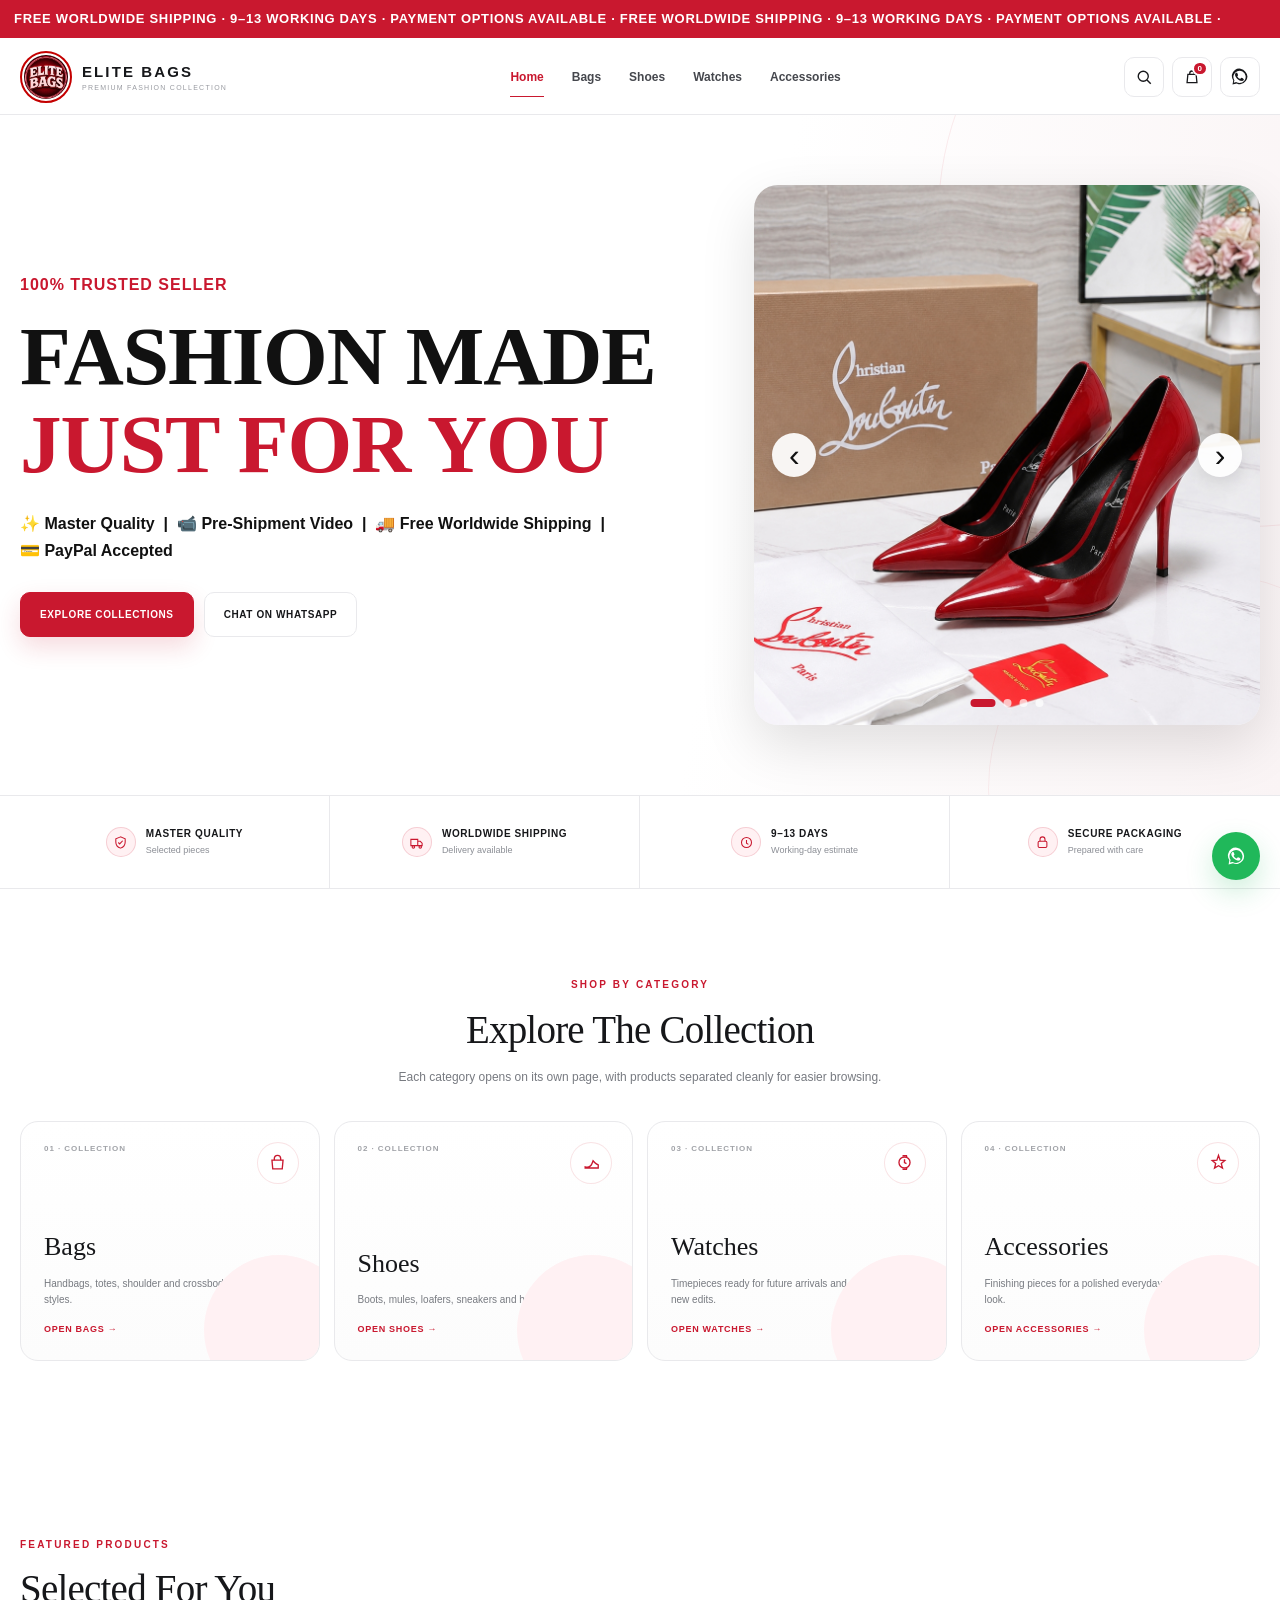
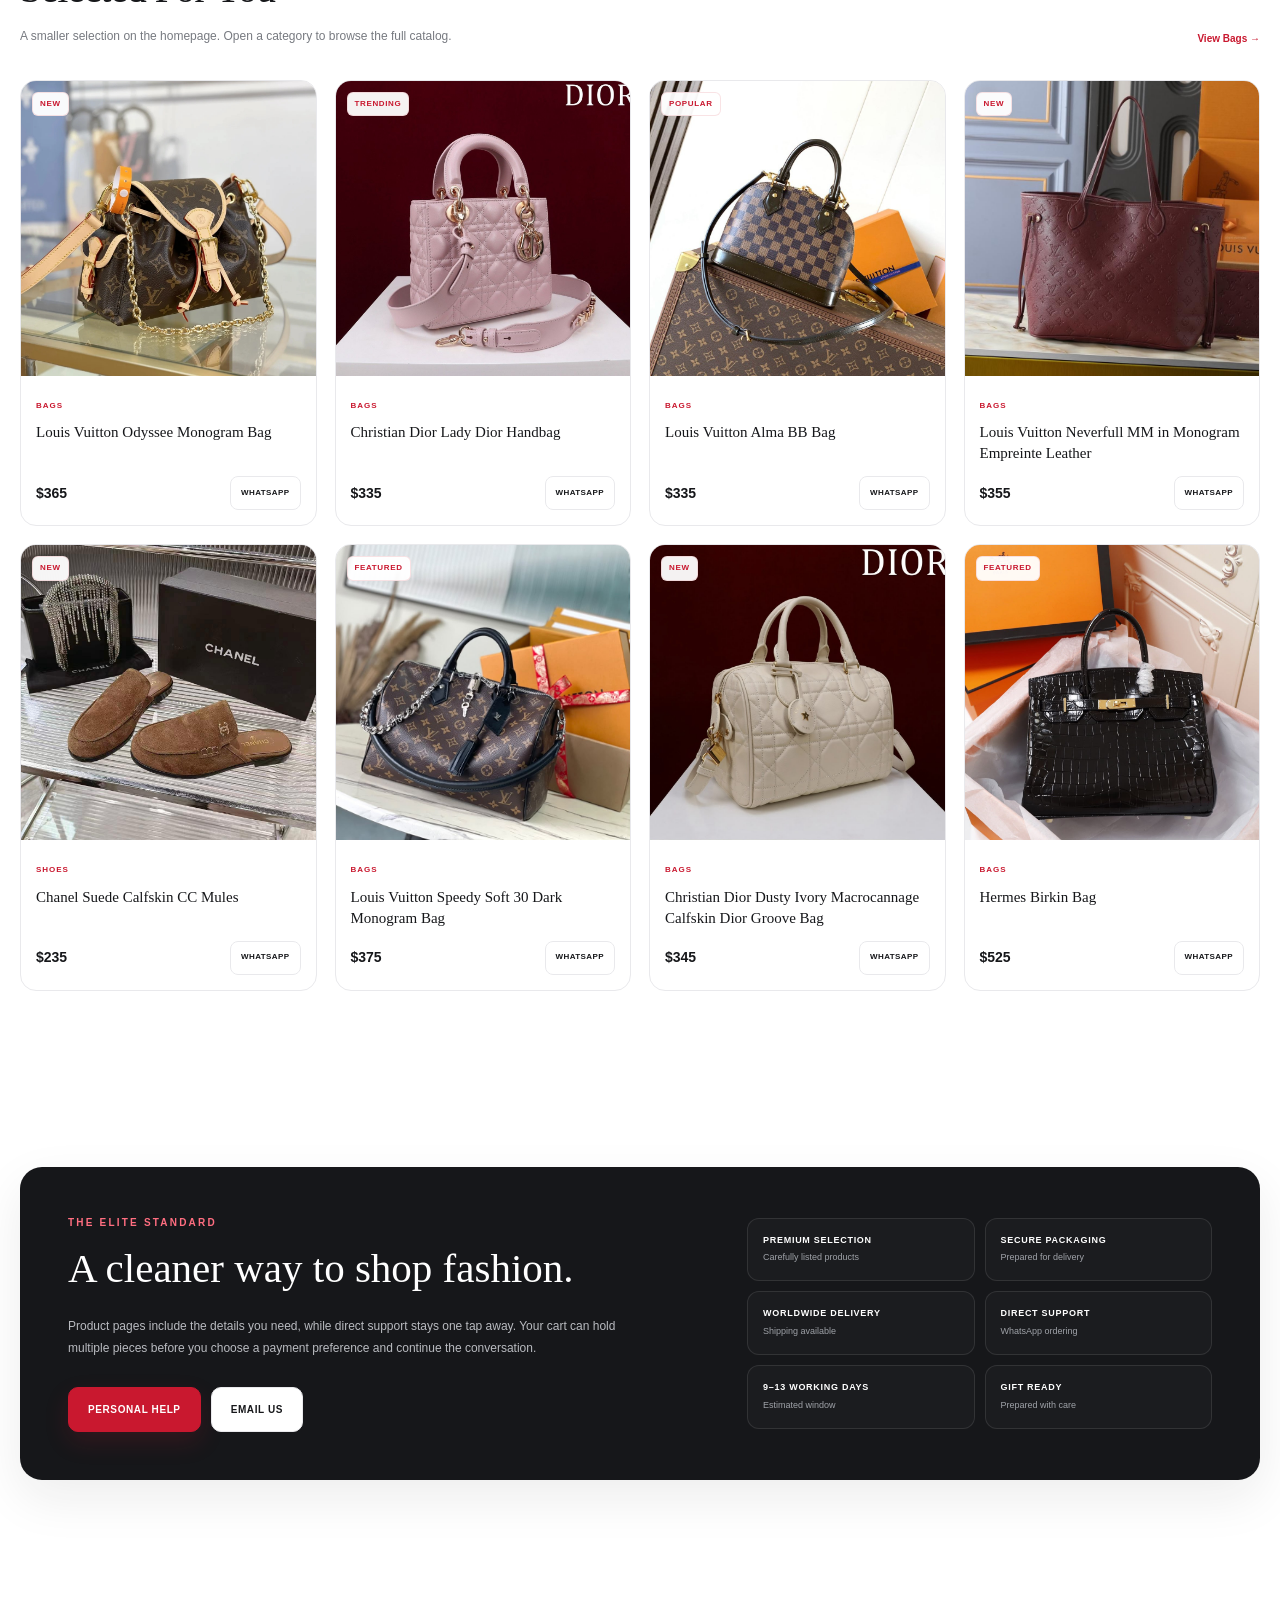
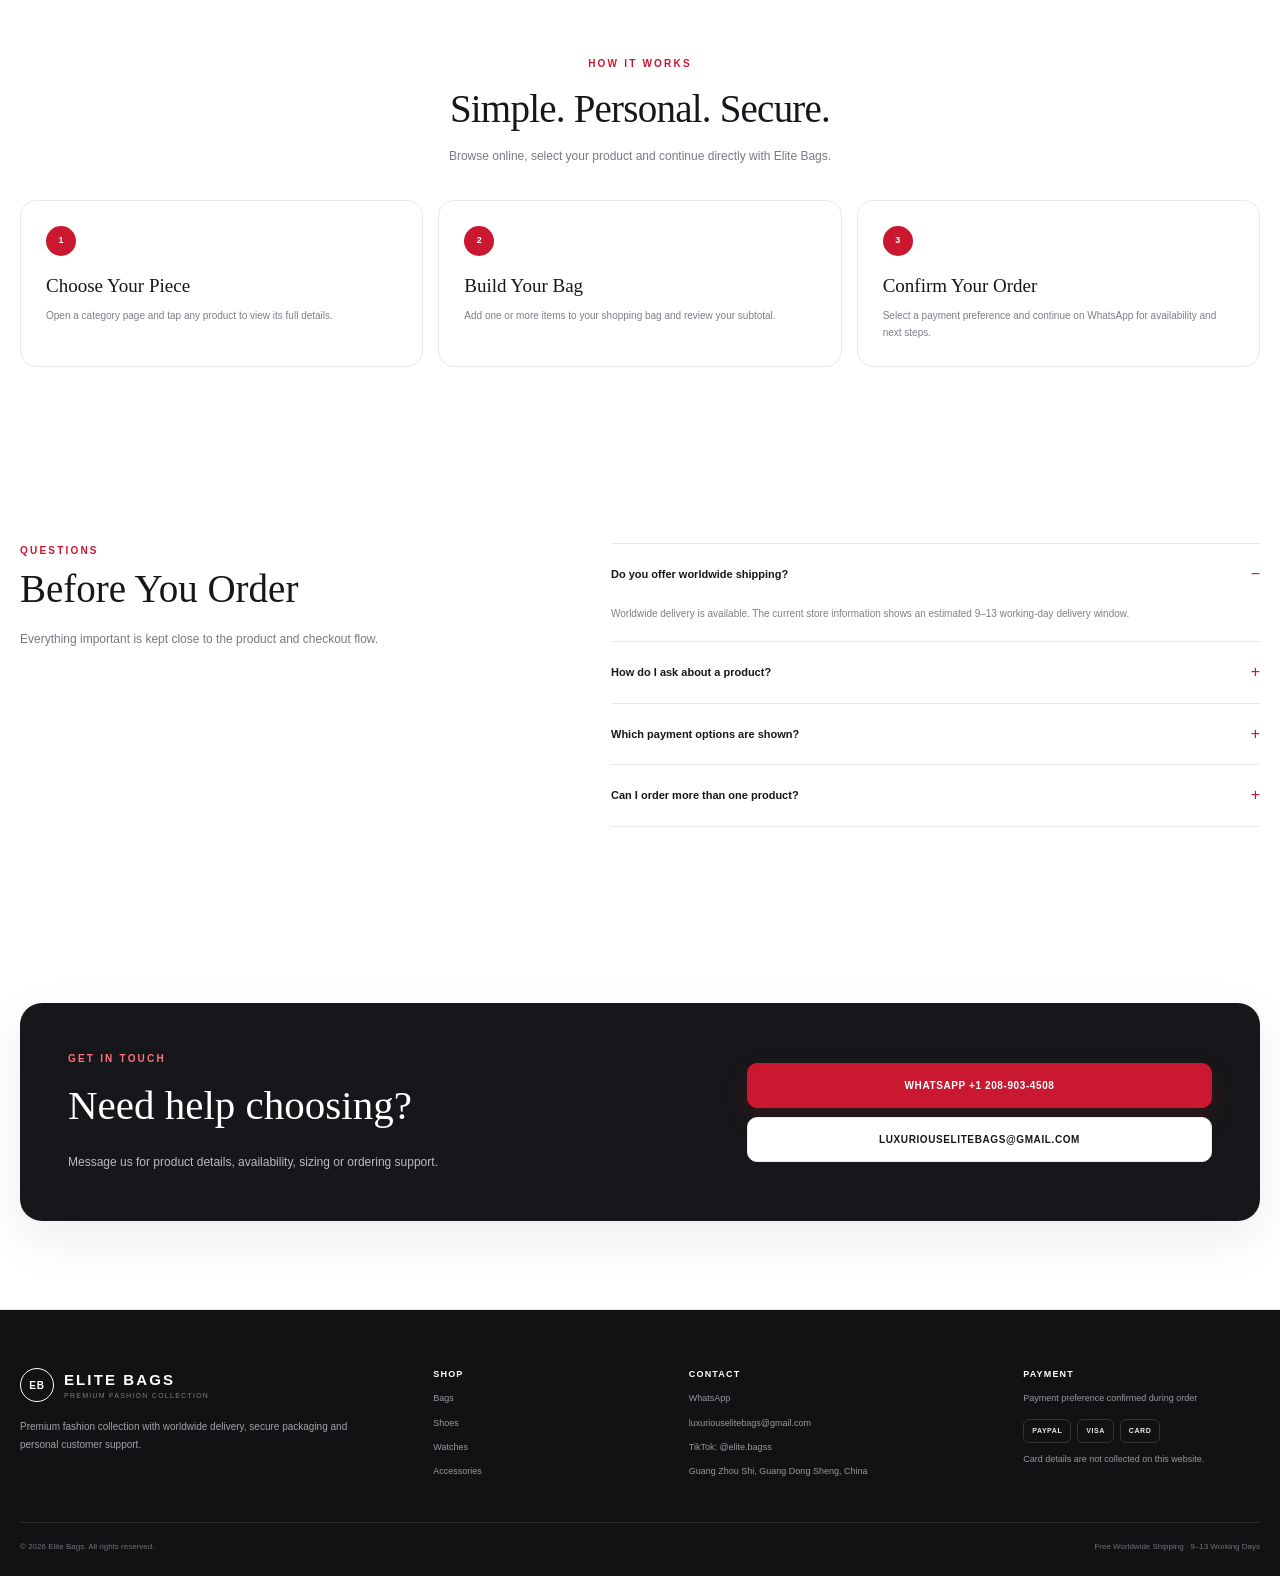
<file: index.html>
<!doctype html>
<html lang="en">
<head>
<meta charset="utf-8"><meta name="viewport" content="width=device-width,initial-scale=1">
<meta name="description" content="Elite Bags — curated fashion bags, shoes, watches and accessories with worldwide delivery and direct customer support.">
<meta name="robots" content="index,follow"><meta name="theme-color" content="#c9182f">
<link rel="canonical" href="https://elitebagss.com/"><link rel="icon" type="image/png" href="favicon.png"><link rel="stylesheet" href="style.css">
<title>Elite Bags | Master Quality</title>
<script type="application/ld+json">{"@context":"https://schema.org","@type":"WebSite","name":"Elite Bags","url":"https://elitebagss.com/"}</script>
<link rel="icon" type="image/png" href="logo.png">
</head>
<body data-page="home">
<a class="skip-link" href="#main-content">Skip to content</a>
<div class="topbar"></div>
<header class="site-header">
  <div class="container navbar">
    <button class="icon-btn menu-btn" type="button" data-menu-toggle aria-label="Open menu" aria-expanded="false" aria-controls="mobileMenu"><svg viewBox="0 0 24 24" fill="none" stroke="currentColor" stroke-width="1.8"><path d="M4 7h16M4 12h16M4 17h16"/></svg></button>
    <a class="logo" href="index.html" aria-label="Elite Bags home"><img class="logo-image" src="logo.png" alt="Elite Bags" onerror="this.style.display='none';this.nextElementSibling.style.display='grid'"><span class="logo-mark" style="display:none">EB</span><span class="logo-copy"><strong>ELITE BAGS</strong><span>PREMIUM FASHION COLLECTION</span></span></a>
    <nav class="nav-links" aria-label="Primary navigation"><a aria-current="page" href="index.html">Home</a><a href="bags.html">Bags</a><a href="shoes.html">Shoes</a><a href="watches.html">Watches</a><a href="accessories.html">Accessories</a></nav>
    <div class="nav-actions">
      <button class="icon-btn" type="button" data-search-toggle aria-expanded="false" aria-controls="searchPanel" aria-label="Search products"><svg viewBox="0 0 24 24" fill="none" stroke="currentColor" stroke-width="1.8"><circle cx="11" cy="11" r="6.7"/><path d="m16 16 5 5"/></svg></button>
      <button class="icon-btn" type="button" data-cart-open aria-label="Open shopping bag"><svg viewBox="0 0 24 24" fill="none" stroke="currentColor" stroke-width="1.7"><path d="M6.5 8.5h11l1.1 11H5.4l1.1-11Z"/><path d="M9 9V7a3 3 0 0 1 6 0v2"/></svg><span class="cart-count" data-cart-count>0</span></button>
      <a class="icon-btn" href="https://wa.me/12089034508" target="_blank" rel="noopener" aria-label="Chat on WhatsApp"><svg viewBox="0 0 24 24" fill="currentColor"><path d="M19.1 4.9A9.9 9.9 0 0 0 3 16.5L2 22l5.6-1.5A9.9 9.9 0 0 0 19.1 4.9Zm-7.6 15.2a8.3 8.3 0 0 1-4.2-1.1l-.3-.2-3.3.9.9-3.2-.2-.3a8.2 8.2 0 1 1 7.1 3.9Zm4.6-6.1c-.3-.2-1.7-.9-2-1s-.5-.2-.7.2-.8 1-.9 1.1c-.2.2-.3.2-.6.1a6.7 6.7 0 0 1-2-1.2 7.4 7.4 0 0 1-1.4-1.8c-.1-.3 0-.4.1-.6l.5-.6c.1-.2.2-.3.3-.5.1-.2 0-.4 0-.5s-.7-1.7-.9-2.3c-.2-.6-.5-.5-.7-.5h-.6c-.2 0-.5.1-.8.4s-1 1-1 2.3 1 2.7 1.1 2.9c.1.2 2 3.2 5 4.5.7.3 1.2.5 1.6.6.7.2 1.4.2 1.9.1.6-.1 1.7-.7 1.9-1.3.2-.6.2-1.1.1-1.2l-.4-.2Z"/></svg></a>
    </div>
  </div>
  <div class="search-panel" id="searchPanel" data-search-panel><div class="container search-inner"><label class="search-field"><svg viewBox="0 0 24 24" fill="none" stroke="currentColor" stroke-width="1.8"><circle cx="11" cy="11" r="6.7"/><path d="m16 16 5 5"/></svg><span class="sr-only">Search products</span><input type="search" data-search-input placeholder="Search bags, shoes, watches, accessories..." autocomplete="off"></label><div class="search-results" data-search-results aria-live="polite"></div></div></div>
  <div class="mobile-menu" id="mobileMenu" data-mobile-menu><div class="container"><a href="index.html">Home</a><a href="bags.html">Bags</a><a href="shoes.html">Shoes</a><a href="watches.html">Watches</a><a href="accessories.html">Accessories</a><a href="#how-it-works">How It Works</a><a href="#faq">FAQ</a><a href="#contact">Contact</a></div></div>
</header>
<main id="main-content">
<section class="hero">
  <div class="container hero-grid">

    <!-- HERO CONTENT -->
    <div class="hero-content">

      <div class="eyebrow">
        <div class="subtitle">100% Trusted Seller</div>
      </div>

      <h1>
        FASHION MADE<br>
        <span>JUST FOR YOU</span>
      </h1>

      <p>
        ✨ Master Quality &nbsp;|&nbsp;
        📹 Pre-Shipment Video &nbsp;|&nbsp;
        🚚 Free Worldwide Shipping &nbsp;|&nbsp;
        💳 PayPal Accepted
      </p>

      <div class="buttons">

        <a
          class="btn btn-red"
          href="#collections"
        >
          Explore Collections
        </a>

        <a
          class="btn btn-outline"
          href="https://wa.me/12089034508?text=Hello%20Elite%20Bags%20%F0%9F%91%8B%20I%20would%20like%20to%20see%20your%20collection."
          target="_blank"
          rel="noopener"
        >
          Chat on WhatsApp
        </a>

      </div>

    </div>


    <!-- HERO IMAGE SLIDER -->
    <div class="hero-visual">

      <div class="hero-slider" data-hero-slider>

        <!-- IMAGE 1 -->
        <div class="hero-slide active">
          <img
            src="images/000001.jpg"
            alt="Elite Bags Collection"
          >
        </div>

        <!-- IMAGE 2 -->
        <div class="hero-slide">
          <img
            src="images/000002.jpg"
            alt="Elite Bags Collection"
          >
        </div>

        <!-- IMAGE 3 -->
        <div class="hero-slide">
          <img
            src="images/000003.jpg"
            alt="Elite Bags Collection"
          >
        </div>

        <!-- IMAGE 4 -->
        <div class="hero-slide">
          <img
            src="images/000004.jpg"
            alt="Elite Bags Collection"
          >
        </div>


        <!-- PREVIOUS BUTTON -->
        <button
          class="hero-slider-arrow hero-slider-prev"
          type="button"
          aria-label="Previous image"
        >
          ‹
        </button>


        <!-- NEXT BUTTON -->
        <button
          class="hero-slider-arrow hero-slider-next"
          type="button"
          aria-label="Next image"
        >
          ›
        </button>


        <!-- SLIDER DOTS -->
        <div class="hero-slider-dots">

          <button
            class="hero-dot active"
            type="button"
            aria-label="Slide 1"
          ></button>

          <button
            class="hero-dot"
            type="button"
            aria-label="Slide 2"
          ></button>

          <button
            class="hero-dot"
            type="button"
            aria-label="Slide 3"
          ></button>

          <button
            class="hero-dot"
            type="button"
            aria-label="Slide 4"
          ></button>

        </div>

      </div>

    </div>

  </div>
</section>

<section class="trust-strip" aria-label="Store benefits">
  <div class="container trust-grid">

<div class="trust-item">
  <span class="trust-icon">
    <svg viewBox="0 0 24 24" fill="none" stroke="currentColor" stroke-width="1.7">
      <path d="M12 3 4.5 6v5c0 4.4 2.9 8.3 7.5 10 4.6-1.7 7.5-5.6 7.5-10V6L12 3Z"/>
      <path d="m8.5 12 2.2 2.2 4.8-5"/>
    </svg>
  </span>

  <span class="trust-copy">
    <strong>Master Quality</strong>
    <span>Selected pieces</span>
  </span>
</div>

<div class="trust-item">
  <span class="trust-icon">
    <svg viewBox="0 0 24 24" fill="none" stroke="currentColor" stroke-width="1.7">
      <path d="M3 7h11v10H3zM14 10h4l3 3v4h-7z"/>
      <circle cx="7" cy="19" r="2"/>
      <circle cx="18" cy="19" r="2"/>
    </svg>
  </span>

  <span class="trust-copy">
    <strong>Worldwide Shipping</strong>
    <span>Delivery available</span>
  </span>
</div>
<div class="trust-item"><span class="trust-icon"><svg viewBox="0 0 24 24" fill="none" stroke="currentColor" stroke-width="1.7"><circle cx="12" cy="12" r="8"/><path d="M12 8v5l3 2"/></svg></span><span class="trust-copy"><strong>9–13 Days</strong><span>Working-day estimate</span></span></div>
<div class="trust-item"><span class="trust-icon"><svg viewBox="0 0 24 24" fill="none" stroke="currentColor" stroke-width="1.7"><rect x="5" y="10" width="14" height="10" rx="2"/><path d="M8 10V7a4 4 0 0 1 8 0v3"/></svg></span><span class="trust-copy"><strong>Secure Packaging</strong><span>Prepared with care</span></span></div>
</div></section>
<section class="section" id="collections"><div class="container"><div class="section-heading center reveal"><div><div class="section-kicker">Shop By Category</div><h2>Explore The Collection</h2><p>Each category opens on its own page, with products separated cleanly for easier browsing.</p></div></div>
<div class="category-grid">
<a class="category-card reveal-up" href="bags.html"><span class="category-number">01 · COLLECTION</span><span class="category-icon"><svg viewBox="0 0 24 24" fill="none" stroke="currentColor" stroke-width="1.7"><path d="M5 9h14l-1 11H6L5 9Z"/><path d="M8 9V7a4 4 0 0 1 8 0v2"/></svg></span><h3>Bags</h3><p>Handbags, totes, shoulder and crossbody styles.</p><span>Open Bags →</span></a>
<a class="category-card reveal-up stagger-1" href="shoes.html"><span class="category-number">02 · COLLECTION</span><span class="category-icon"><svg viewBox="0 0 24 24" fill="none" stroke="currentColor" stroke-width="1.7"><path d="M4 17.5c4.5 1.2 7.2-.2 8.8-4.5l1.2-3.2 2.3 2.5c1.4 1.5 2.8 2.2 4.2 2.8v3.9H4v-1.5Z"/></svg></span><h3>Shoes</h3><p>Boots, mules, loafers, sneakers and heels.</p><span>Open Shoes →</span></a>
<a class="category-card reveal-up stagger-2" href="watches.html"><span class="category-number">03 · COLLECTION</span><span class="category-icon"><svg viewBox="0 0 24 24" fill="none" stroke="currentColor" stroke-width="1.7"><circle cx="12" cy="12" r="7"/><path d="M9.5 3.5h5L15 5M9.5 20.5h5L15 19M12 8v4l2.5 1.5"/></svg></span><h3>Watches</h3><p>Timepieces ready for future arrivals and new edits.</p><span>Open Watches →</span></a>
<a class="category-card reveal-up stagger-3" href="accessories.html"><span class="category-number">04 · COLLECTION</span><span class="category-icon"><svg viewBox="0 0 24 24" fill="none" stroke="currentColor" stroke-width="1.7"><path d="M12 3 14 9l6 .5-4.5 3.8L17 19l-5-3-5 3 1.5-5.7L4 9.5 10 9l2-6Z"/></svg></span><h3>Accessories</h3><p>Finishing pieces for a polished everyday look.</p><span>Open Accessories →</span></a>
</div></div></section>
<section class="section"><div class="container"><div class="section-heading reveal"><div><div class="section-kicker">Featured Products</div><h2>Selected For You</h2><p>A smaller selection on the homepage. Open a category to browse the full catalog.</p></div><a class="section-link" href="bags.html">View Bags →</a></div><div class="products-grid" data-featured-grid></div></div></section>
<section class="section"><div class="container"><div class="service-panel reveal"><div><div class="section-kicker">The Elite Standard</div><h2>A cleaner way to shop fashion.</h2><p>Product pages include the details you need, while direct support stays one tap away. Your cart can hold multiple pieces before you choose a payment preference and continue the conversation.</p><div class="buttons"><a class="btn btn-red" href="https://wa.me/12089034508" target="_blank" rel="noopener">Personal Help</a><a class="btn btn-outline" href="mailto:luxuriouselitebags@gmail.com">Email Us</a></div></div><div class="service-points"><div class="service-point"><strong>Premium Selection</strong><span>Carefully listed products</span></div><div class="service-point"><strong>Secure Packaging</strong><span>Prepared for delivery</span></div><div class="service-point"><strong>Worldwide Delivery</strong><span>Shipping available</span></div><div class="service-point"><strong>Direct Support</strong><span>WhatsApp ordering</span></div><div class="service-point"><strong>9–13 Working Days</strong><span>Estimated window</span></div><div class="service-point"><strong>Gift Ready</strong><span>Prepared with care</span></div></div></div></div></section>
<section class="section" id="how-it-works"><div class="container"><div class="section-heading center reveal"><div><div class="section-kicker">How It Works</div><h2>Simple. Personal. Secure.</h2><p>Browse online, select your product and continue directly with Elite Bags.</p></div></div><div class="steps"><div class="step reveal-up"><div class="step-no">1</div><h3>Choose Your Piece</h3><p>Open a category page and tap any product to view its full details.</p></div><div class="step reveal-up stagger-1"><div class="step-no">2</div><h3>Build Your Bag</h3><p>Add one or more items to your shopping bag and review your subtotal.</p></div><div class="step reveal-up stagger-2"><div class="step-no">3</div><h3>Confirm Your Order</h3><p>Select a payment preference and continue on WhatsApp for availability and next steps.</p></div></div></div></section>
<section class="section" id="faq"><div class="container faq-grid"><div class="reveal"><div class="section-kicker">Questions</div><h2>Before You Order</h2><p>Everything important is kept close to the product and checkout flow.</p></div><div class="reveal" data-faq><details open><summary>Do you offer worldwide shipping?</summary><p>Worldwide delivery is available. The current store information shows an estimated 9–13 working-day delivery window.</p></details><details><summary>How do I ask about a product?</summary><p>Open the product page and use the WhatsApp button. The message includes the product name, ID and listed price.</p></details><details><summary>Which payment options are shown?</summary><p>The checkout interface lets you choose a PayPal or Credit / Debit Card preference. Payment details are confirmed during the order conversation; this website does not collect card numbers.</p></details><details><summary>Can I order more than one product?</summary><p>Yes. Add multiple products to your bag, review the subtotal, and continue the complete cart request on WhatsApp.</p></details></div></div></section>
<section class="section" id="contact"><div class="container"><div class="service-panel reveal"><div><div class="section-kicker">Get In Touch</div><h2>Need help choosing?</h2><p>Message us for product details, availability, sizing or ordering support.</p></div><div><a class="btn btn-red" style="width:100%" href="https://wa.me/12089034508" target="_blank" rel="noopener">WhatsApp +1 208-903-4508</a><a class="btn btn-outline" style="width:100%;margin-top:9px" href="mailto:luxuriouselitebags@gmail.com">luxuriouselitebags@gmail.com</a></div></div></div></section>
</main>
<footer class="site-footer" id="footer"><div class="container footer-grid"><div class="footer-brand"><a class="logo" href="index.html"><span class="logo-mark">EB</span><span class="logo-copy"><strong>ELITE BAGS</strong><span>PREMIUM FASHION COLLECTION</span></span></a><p>Premium fashion collection with worldwide delivery, secure packaging and personal customer support.</p></div><div class="footer-column"><h4>Shop</h4><a href="bags.html">Bags</a><a href="shoes.html">Shoes</a><a href="watches.html">Watches</a><a href="accessories.html">Accessories</a></div><div class="footer-column"><h4>Contact</h4><a href="https://wa.me/12089034508" target="_blank" rel="noopener">WhatsApp</a><a href="mailto:luxuriouselitebags@gmail.com">luxuriouselitebags@gmail.com</a><a href="https://www.tiktok.com/@elite.bagss" target="_blank" rel="noopener">TikTok: @elite.bagss</a><span>Guang Zhou Shi, Guang Dong Sheng, China</span></div><div class="footer-column"><h4>Payment</h4><span>Payment preference confirmed during order</span><div class="payment-row"><span class="payment-chip">PayPal</span><span class="payment-chip">VISA</span><span class="payment-chip">CARD</span></div><span>Card details are not collected on this website.</span></div></div><div class="container footer-bottom"><span>© <span data-year></span> Elite Bags. All rights reserved.</span><span>Free Worldwide Shipping · 9–13 Working Days</span></div></footer>
<a class="floating-whatsapp" href="https://wa.me/12089034508" target="_blank" rel="noopener" aria-label="Chat on WhatsApp"><svg viewBox="0 0 24 24" fill="currentColor"><path d="M19.1 4.9A9.9 9.9 0 0 0 3 16.5L2 22l5.6-1.5A9.9 9.9 0 0 0 19.1 4.9Zm-7.6 15.2a8.3 8.3 0 0 1-4.2-1.1l-.3-.2-3.3.9.9-3.2-.2-.3a8.2 8.2 0 1 1 7.1 3.9Zm4.6-6.1c-.3-.2-1.7-.9-2-1s-.5-.2-.7.2-.8 1-.9 1.1c-.2.2-.3.2-.6.1a6.7 6.7 0 0 1-2-1.2 7.4 7.4 0 0 1-1.4-1.8c-.1-.3 0-.4.1-.6l.5-.6c.1-.2.2-.3.3-.5.1-.2 0-.4 0-.5s-.7-1.7-.9-2.3c-.2-.6-.5-.5-.7-.5h-.6c-.2 0-.5.1-.8.4s-1 1-1 2.3 1 2.7 1.1 2.9c.1.2 2 3.2 5 4.5.7.3 1.2.5 1.6.6.7.2 1.4.2 1.9.1.6-.1 1.7-.7 1.9-1.3.2-.6.2-1.1.1-1.2l-.4-.2Z"/></svg></a>
<button class="back-top" type="button" data-back-top aria-label="Back to top">↑</button>
<div class="drawer-overlay" data-cart-overlay></div><aside class="cart-drawer" data-cart-drawer aria-hidden="true" aria-label="Shopping bag"><div class="cart-header"><h2>Your Bag</h2><button class="cart-close" type="button" data-cart-close aria-label="Close shopping bag">×</button></div><div class="cart-items" data-cart-items></div><div class="cart-footer"><div class="cart-total"><span>Subtotal</span><strong data-cart-total>$0</strong></div><button class="btn btn-red" type="button" data-checkout-open>Proceed to Checkout</button></div></aside>
<div class="checkout-modal" data-checkout-modal aria-hidden="true"><div class="checkout-card" role="dialog" aria-modal="true"><div class="checkout-head"><div><h2>Secure Checkout</h2><p>Choose a payment preference and continue on WhatsApp. This website does not collect card details.</p></div><button class="checkout-close" type="button" data-checkout-close aria-label="Close checkout">×</button></div><div class="checkout-body"><div class="checkout-summary" data-checkout-summary></div><div class="payment-methods"><button type="button" class="payment-method" data-payment-method="PayPal"><span class="payment-icon">PP</span><span class="payment-copy"><strong>PayPal</strong><span>Continue on WhatsApp</span></span></button><button type="button" class="payment-method" data-payment-method="Credit / Debit Card"><span class="payment-icon">CARD</span><span class="payment-copy"><strong>Credit / Debit Card</strong><span>Continue on WhatsApp</span></span></button></div></div></div></div>
<div class="toast" data-toast></div>
<script src="product.js" defer></script><script src="app.js" defer></script>
</body></html>
</file>
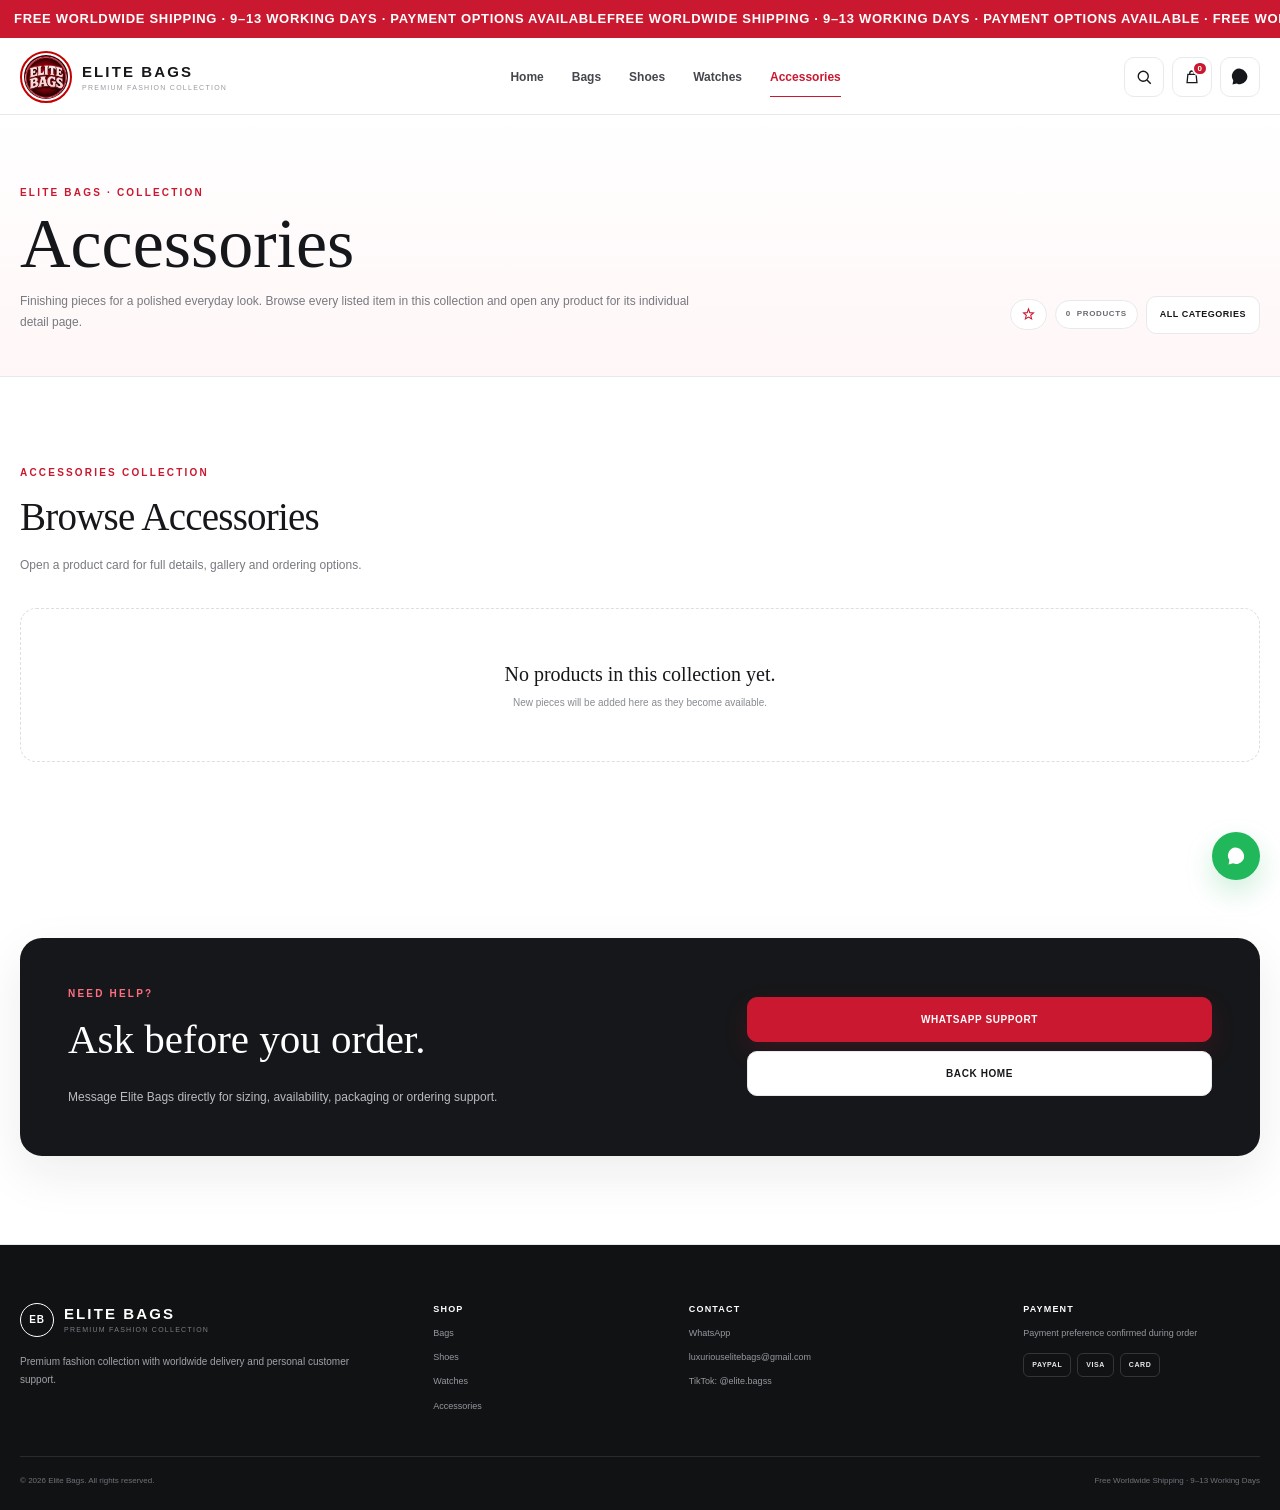
<file: accessories.html>
<!doctype html><html lang="en"><head><meta charset="utf-8"><meta name="viewport" content="width=device-width,initial-scale=1"><meta name="description" content="Elite Bags Accessories collection."><meta name="robots" content="index,follow"><meta name="theme-color" content="#c9182f"><link rel="canonical" href="https://elitebagss.com/accessories.html"><link rel="icon" type="image/png" href="favicon.png"><link rel="stylesheet" href="style.css"><title>Accessories | Elite Bags</title></head><body data-category-page data-category="Accessories"><a class="skip-link" href="#main-content">Skip to content</a><div class="topbar">FREE WORLDWIDE SHIPPING · 9–13 WORKING DAYS · PAYMENT OPTIONS AVAILABLE</div>
<header class="site-header"><div class="container navbar"><button class="icon-btn menu-btn" type="button" data-menu-toggle aria-expanded="false" aria-label="Open menu"><svg viewBox="0 0 24 24" fill="none" stroke="currentColor" stroke-width="1.8"><path d="M4 7h16M4 12h16M4 17h16"/></svg></button><a class="logo" href="index.html"><img class="logo-image" src="logo.png" alt="Elite Bags" onerror="this.style.display='none';this.nextElementSibling.style.display='grid'"><span class="logo-mark" style="display:none">EB</span><span class="logo-copy"><strong>ELITE BAGS</strong><span>PREMIUM FASHION COLLECTION</span></span></a><nav class="nav-links"><a href="index.html">Home</a><a href="bags.html">Bags</a><a href="shoes.html">Shoes</a><a href="watches.html">Watches</a><a aria-current="page" href="accessories.html">Accessories</a></nav><div class="nav-actions"><button class="icon-btn" type="button" data-search-toggle aria-expanded="false" aria-label="Search"><svg viewBox="0 0 24 24" fill="none" stroke="currentColor" stroke-width="1.8"><circle cx="11" cy="11" r="6.7"/><path d="m16 16 5 5"/></svg></button><button class="icon-btn" type="button" data-cart-open aria-label="Open shopping bag"><svg viewBox="0 0 24 24" fill="none" stroke="currentColor" stroke-width="1.7"><path d="M6.5 8.5h11l1.1 11H5.4l1.1-11Z"/><path d="M9 9V7a3 3 0 0 1 6 0v2"/></svg><span class="cart-count" data-cart-count>0</span></button><a class="icon-btn" href="https://wa.me/12089034508" target="_blank" rel="noopener" aria-label="WhatsApp"><svg viewBox="0 0 24 24" fill="currentColor"><path d="M19.1 4.9A9.9 9.9 0 0 0 3 16.5L2 22l5.6-1.5A9.9 9.9 0 0 0 19.1 4.9Z"/></svg></a></div></div><div class="search-panel" data-search-panel><div class="container search-inner"><label class="search-field"><svg viewBox="0 0 24 24" fill="none" stroke="currentColor" stroke-width="1.8"><circle cx="11" cy="11" r="6.7"/><path d="m16 16 5 5"/></svg><span class="sr-only">Search products</span><input type="search" data-search-input placeholder="Search products..." autocomplete="off"></label><div class="search-results" data-search-results></div></div></div><div class="mobile-menu" data-mobile-menu><div class="container"><a href="index.html">Home</a><a href="bags.html">Bags</a><a href="shoes.html">Shoes</a><a href="watches.html">Watches</a><a href="accessories.html">Accessories</a><a href="index.html#faq">FAQ</a></div></div></header>
<div class="category-hero"><div class="container category-hero-grid"><div><div class="section-kicker">Elite Bags · Collection</div><h1>Accessories</h1><p>Finishing pieces for a polished everyday look. Browse every listed item in this collection and open any product for its individual detail page.</p></div><div class="category-meta"><span class="meta-pill"><svg viewBox="0 0 24 24" fill="none" stroke="currentColor" stroke-width="1.7"><path d="M12 3 14 9l6 .5-4.5 3.8L17 19l-5-3-5 3 1.5-5.7L4 9.5 10 9l2-6Z"/></svg></span><span class="meta-pill"><span data-category-count>0</span> PRODUCTS</span><a class="btn btn-outline btn-small" href="index.html#collections">All Categories</a></div></div></div>
<main id="main-content"><section class="section"><div class="container"><div class="section-heading"><div><div class="section-kicker">Accessories Collection</div><h2>Browse Accessories</h2><p>Open a product card for full details, gallery and ordering options.</p></div></div><div class="products-grid" data-category-grid></div></div></section><section class="section"><div class="container"><div class="service-panel reveal"><div><div class="section-kicker">Need Help?</div><h2>Ask before you order.</h2><p>Message Elite Bags directly for sizing, availability, packaging or ordering support.</p></div><div><a class="btn btn-red" style="width:100%" href="https://wa.me/12089034508" target="_blank" rel="noopener">WhatsApp Support</a><a class="btn btn-outline" style="width:100%;margin-top:9px" href="index.html">Back Home</a></div></div></div></section></main>
<footer class="site-footer"><div class="container footer-grid"><div class="footer-brand"><a class="logo" href="index.html"><span class="logo-mark">EB</span><span class="logo-copy"><strong>ELITE BAGS</strong><span>PREMIUM FASHION COLLECTION</span></span></a><p>Premium fashion collection with worldwide delivery and personal customer support.</p></div><div class="footer-column"><h4>Shop</h4><a href="bags.html">Bags</a><a href="shoes.html">Shoes</a><a href="watches.html">Watches</a><a href="accessories.html">Accessories</a></div><div class="footer-column"><h4>Contact</h4><a href="https://wa.me/12089034508" target="_blank" rel="noopener">WhatsApp</a><a href="mailto:luxuriouselitebags@gmail.com">luxuriouselitebags@gmail.com</a><a href="https://www.tiktok.com/@elite.bagss" target="_blank" rel="noopener">TikTok: @elite.bagss</a></div><div class="footer-column"><h4>Payment</h4><span>Payment preference confirmed during order</span><div class="payment-row"><span class="payment-chip">PayPal</span><span class="payment-chip">VISA</span><span class="payment-chip">CARD</span></div></div></div><div class="container footer-bottom"><span>© <span data-year></span> Elite Bags. All rights reserved.</span><span>Free Worldwide Shipping · 9–13 Working Days</span></div></footer>
<a class="floating-whatsapp" href="https://wa.me/12089034508" target="_blank" rel="noopener" aria-label="Chat on WhatsApp"><svg viewBox="0 0 24 24" fill="currentColor"><path d="M19.1 4.9A9.9 9.9 0 0 0 3 16.5L2 22l5.6-1.5A9.9 9.9 0 0 0 19.1 4.9Z"/></svg></a><div class="drawer-overlay" data-cart-overlay></div><aside class="cart-drawer" data-cart-drawer aria-hidden="true"><div class="cart-header"><h2>Your Bag</h2><button class="cart-close" data-cart-close aria-label="Close">×</button></div><div class="cart-items" data-cart-items></div><div class="cart-footer"><div class="cart-total"><span>Subtotal</span><strong data-cart-total>$0</strong></div><button class="btn btn-red" data-checkout-open>Proceed to Checkout</button></div></aside><div class="checkout-modal" data-checkout-modal aria-hidden="true"><div class="checkout-card"><div class="checkout-head"><div><h2>Secure Checkout</h2><p>Choose a payment preference and continue on WhatsApp.</p></div><button class="checkout-close" data-checkout-close aria-label="Close">×</button></div><div class="checkout-body"><div class="checkout-summary" data-checkout-summary></div><div class="payment-methods"><button class="payment-method" data-payment-method="PayPal"><span class="payment-icon">PP</span><span class="payment-copy"><strong>PayPal</strong><span>Continue on WhatsApp</span></span></button><button class="payment-method" data-payment-method="Credit / Debit Card"><span class="payment-icon">CARD</span><span class="payment-copy"><strong>Credit / Debit Card</strong><span>Continue on WhatsApp</span></span></button></div></div></div></div><div class="toast" data-toast></div><button class="back-top" type="button" data-back-top aria-label="Back to top">↑</button><script src="product.js" defer></script><script src="app.js" defer></script></body></html>
</file>
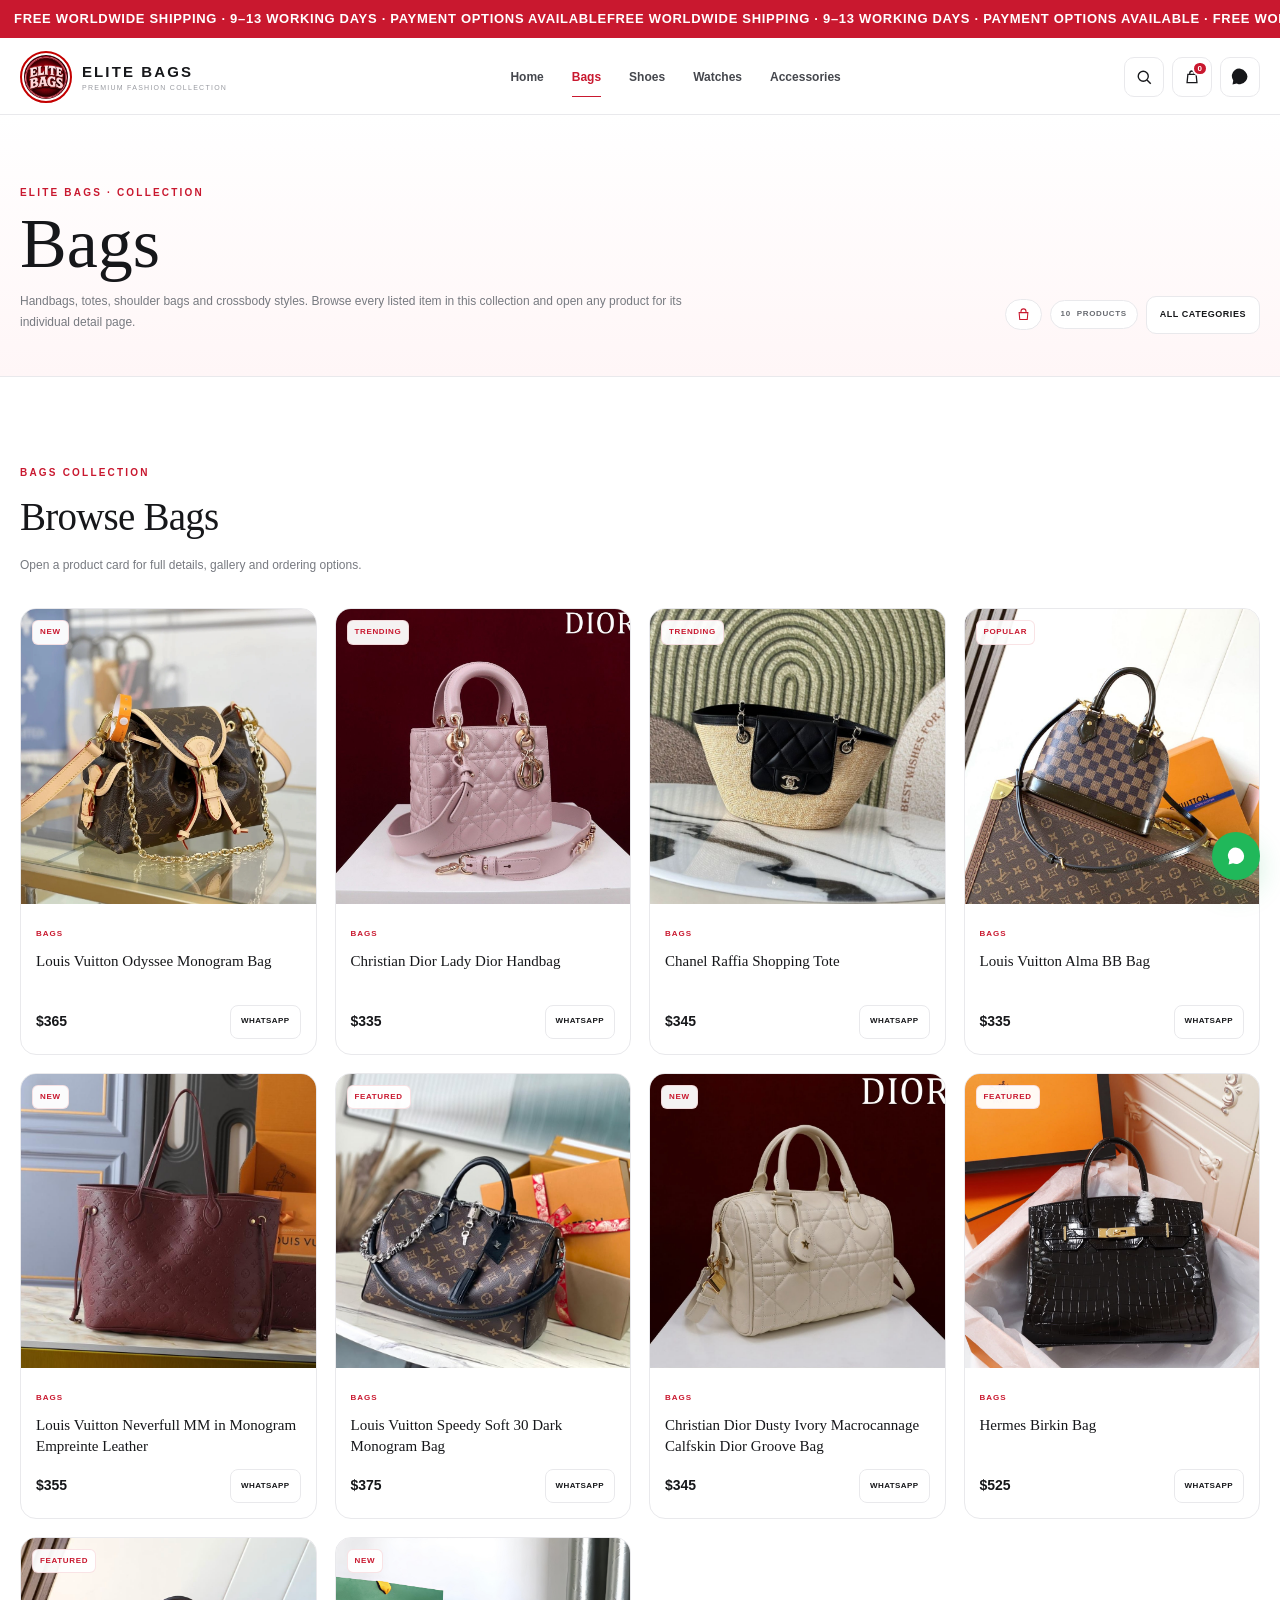
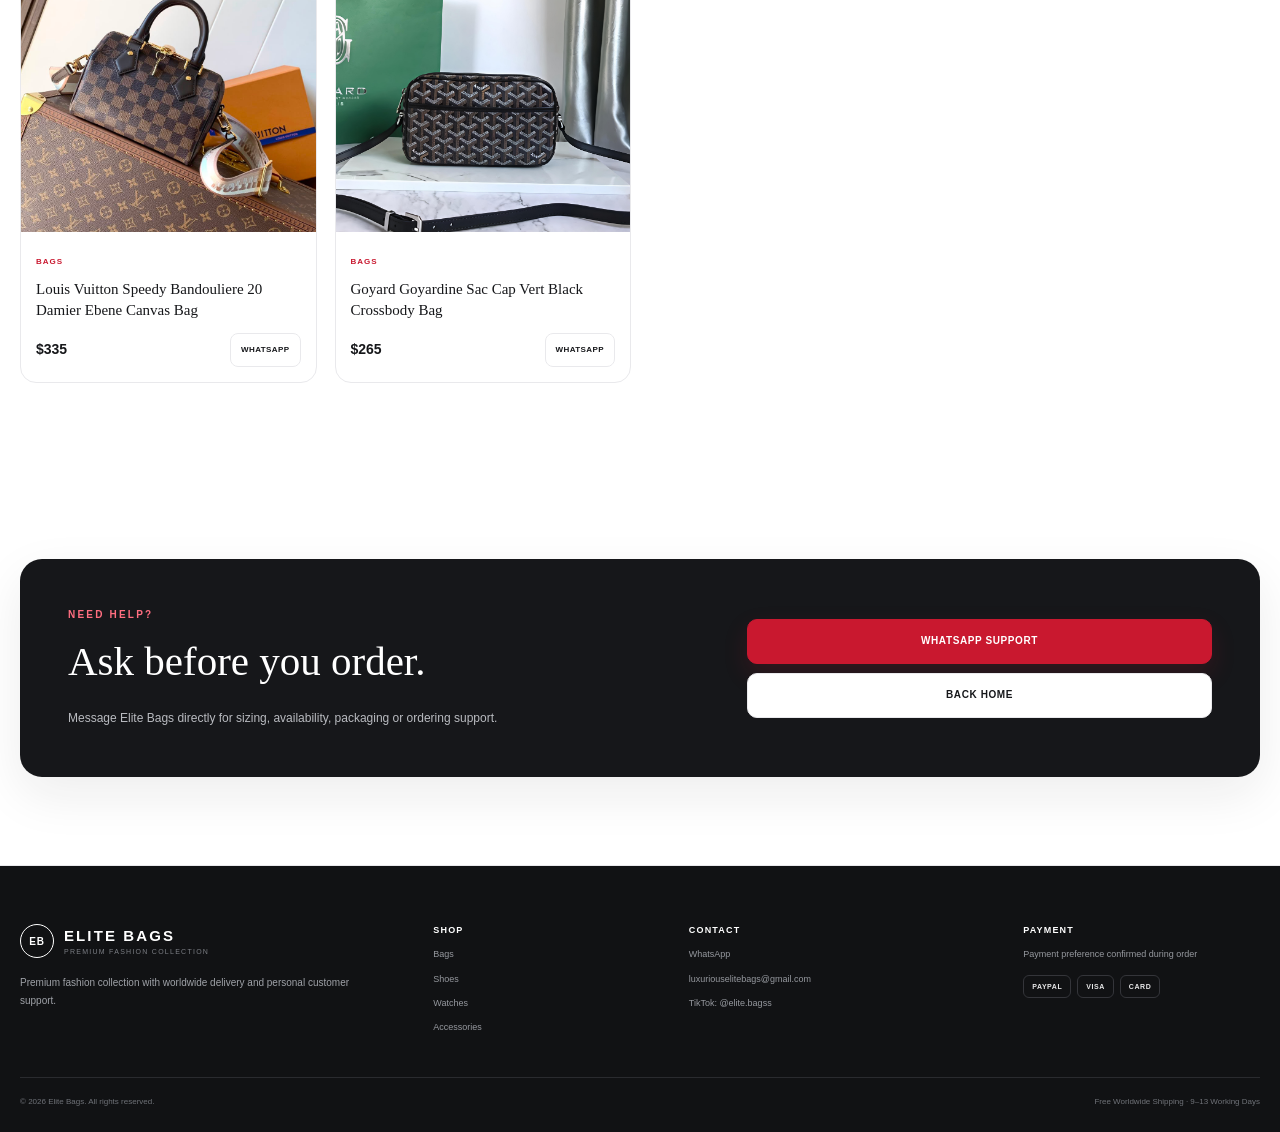
<file: bags.html>
<!doctype html><html lang="en"><head><meta charset="utf-8"><meta name="viewport" content="width=device-width,initial-scale=1"><meta name="description" content="Elite Bags Bags collection."><meta name="robots" content="index,follow"><meta name="theme-color" content="#c9182f"><link rel="canonical" href="https://elitebagss.com/bags.html"><link rel="icon" type="image/png" href="favicon.png"><link rel="stylesheet" href="style.css"><title>Bags | Elite Bags</title></head><body data-category-page data-category="Bags"><a class="skip-link" href="#main-content">Skip to content</a><div class="topbar">FREE WORLDWIDE SHIPPING · 9–13 WORKING DAYS · PAYMENT OPTIONS AVAILABLE</div>
<header class="site-header"><div class="container navbar"><button class="icon-btn menu-btn" type="button" data-menu-toggle aria-expanded="false" aria-label="Open menu"><svg viewBox="0 0 24 24" fill="none" stroke="currentColor" stroke-width="1.8"><path d="M4 7h16M4 12h16M4 17h16"/></svg></button><a class="logo" href="index.html"><img class="logo-image" src="logo.png" alt="Elite Bags" onerror="this.style.display='none';this.nextElementSibling.style.display='grid'"><span class="logo-mark" style="display:none">EB</span><span class="logo-copy"><strong>ELITE BAGS</strong><span>PREMIUM FASHION COLLECTION</span></span></a><nav class="nav-links"><a href="index.html">Home</a><a aria-current="page" href="bags.html">Bags</a><a href="shoes.html">Shoes</a><a href="watches.html">Watches</a><a href="accessories.html">Accessories</a></nav><div class="nav-actions"><button class="icon-btn" type="button" data-search-toggle aria-expanded="false" aria-label="Search"><svg viewBox="0 0 24 24" fill="none" stroke="currentColor" stroke-width="1.8"><circle cx="11" cy="11" r="6.7"/><path d="m16 16 5 5"/></svg></button><button class="icon-btn" type="button" data-cart-open aria-label="Open shopping bag"><svg viewBox="0 0 24 24" fill="none" stroke="currentColor" stroke-width="1.7"><path d="M6.5 8.5h11l1.1 11H5.4l1.1-11Z"/><path d="M9 9V7a3 3 0 0 1 6 0v2"/></svg><span class="cart-count" data-cart-count>0</span></button><a class="icon-btn" href="https://wa.me/12089034508" target="_blank" rel="noopener" aria-label="WhatsApp"><svg viewBox="0 0 24 24" fill="currentColor"><path d="M19.1 4.9A9.9 9.9 0 0 0 3 16.5L2 22l5.6-1.5A9.9 9.9 0 0 0 19.1 4.9Z"/></svg></a></div></div><div class="search-panel" data-search-panel><div class="container search-inner"><label class="search-field"><svg viewBox="0 0 24 24" fill="none" stroke="currentColor" stroke-width="1.8"><circle cx="11" cy="11" r="6.7"/><path d="m16 16 5 5"/></svg><span class="sr-only">Search products</span><input type="search" data-search-input placeholder="Search products..." autocomplete="off"></label><div class="search-results" data-search-results></div></div></div><div class="mobile-menu" data-mobile-menu><div class="container"><a href="index.html">Home</a><a href="bags.html">Bags</a><a href="shoes.html">Shoes</a><a href="watches.html">Watches</a><a href="accessories.html">Accessories</a><a href="index.html#faq">FAQ</a></div></div></header>
<div class="category-hero"><div class="container category-hero-grid"><div><div class="section-kicker">Elite Bags · Collection</div><h1>Bags</h1><p>Handbags, totes, shoulder bags and crossbody styles. Browse every listed item in this collection and open any product for its individual detail page.</p></div><div class="category-meta"><span class="meta-pill"><svg viewBox="0 0 24 24" fill="none" stroke="currentColor" stroke-width="1.7"><path d="M5 9h14l-1 11H6L5 9Z"/><path d="M8 9V7a4 4 0 0 1 8 0v2"/></svg></span><span class="meta-pill"><span data-category-count>0</span> PRODUCTS</span><a class="btn btn-outline btn-small" href="index.html#collections">All Categories</a></div></div></div>
<main id="main-content"><section class="section"><div class="container"><div class="section-heading"><div><div class="section-kicker">Bags Collection</div><h2>Browse Bags</h2><p>Open a product card for full details, gallery and ordering options.</p></div></div><div class="products-grid" data-category-grid></div></div></section><section class="section"><div class="container"><div class="service-panel reveal"><div><div class="section-kicker">Need Help?</div><h2>Ask before you order.</h2><p>Message Elite Bags directly for sizing, availability, packaging or ordering support.</p></div><div><a class="btn btn-red" style="width:100%" href="https://wa.me/12089034508" target="_blank" rel="noopener">WhatsApp Support</a><a class="btn btn-outline" style="width:100%;margin-top:9px" href="index.html">Back Home</a></div></div></div></section></main>
<footer class="site-footer"><div class="container footer-grid"><div class="footer-brand"><a class="logo" href="index.html"><span class="logo-mark">EB</span><span class="logo-copy"><strong>ELITE BAGS</strong><span>PREMIUM FASHION COLLECTION</span></span></a><p>Premium fashion collection with worldwide delivery and personal customer support.</p></div><div class="footer-column"><h4>Shop</h4><a href="bags.html">Bags</a><a href="shoes.html">Shoes</a><a href="watches.html">Watches</a><a href="accessories.html">Accessories</a></div><div class="footer-column"><h4>Contact</h4><a href="https://wa.me/12089034508" target="_blank" rel="noopener">WhatsApp</a><a href="mailto:luxuriouselitebags@gmail.com">luxuriouselitebags@gmail.com</a><a href="https://www.tiktok.com/@elite.bagss" target="_blank" rel="noopener">TikTok: @elite.bagss</a></div><div class="footer-column"><h4>Payment</h4><span>Payment preference confirmed during order</span><div class="payment-row"><span class="payment-chip">PayPal</span><span class="payment-chip">VISA</span><span class="payment-chip">CARD</span></div></div></div><div class="container footer-bottom"><span>© <span data-year></span> Elite Bags. All rights reserved.</span><span>Free Worldwide Shipping · 9–13 Working Days</span></div></footer>
<a class="floating-whatsapp" href="https://wa.me/12089034508" target="_blank" rel="noopener" aria-label="Chat on WhatsApp"><svg viewBox="0 0 24 24" fill="currentColor"><path d="M19.1 4.9A9.9 9.9 0 0 0 3 16.5L2 22l5.6-1.5A9.9 9.9 0 0 0 19.1 4.9Z"/></svg></a><div class="drawer-overlay" data-cart-overlay></div><aside class="cart-drawer" data-cart-drawer aria-hidden="true"><div class="cart-header"><h2>Your Bag</h2><button class="cart-close" data-cart-close aria-label="Close">×</button></div><div class="cart-items" data-cart-items></div><div class="cart-footer"><div class="cart-total"><span>Subtotal</span><strong data-cart-total>$0</strong></div><button class="btn btn-red" data-checkout-open>Proceed to Checkout</button></div></aside><div class="checkout-modal" data-checkout-modal aria-hidden="true"><div class="checkout-card"><div class="checkout-head"><div><h2>Secure Checkout</h2><p>Choose a payment preference and continue on WhatsApp.</p></div><button class="checkout-close" data-checkout-close aria-label="Close">×</button></div><div class="checkout-body"><div class="checkout-summary" data-checkout-summary></div><div class="payment-methods"><button class="payment-method" data-payment-method="PayPal"><span class="payment-icon">PP</span><span class="payment-copy"><strong>PayPal</strong><span>Continue on WhatsApp</span></span></button><button class="payment-method" data-payment-method="Credit / Debit Card"><span class="payment-icon">CARD</span><span class="payment-copy"><strong>Credit / Debit Card</strong><span>Continue on WhatsApp</span></span></button></div></div></div></div><div class="toast" data-toast></div><button class="back-top" type="button" data-back-top aria-label="Back to top">↑</button><script src="product.js" defer></script><script src="app.js" defer></script></body></html>
</file>
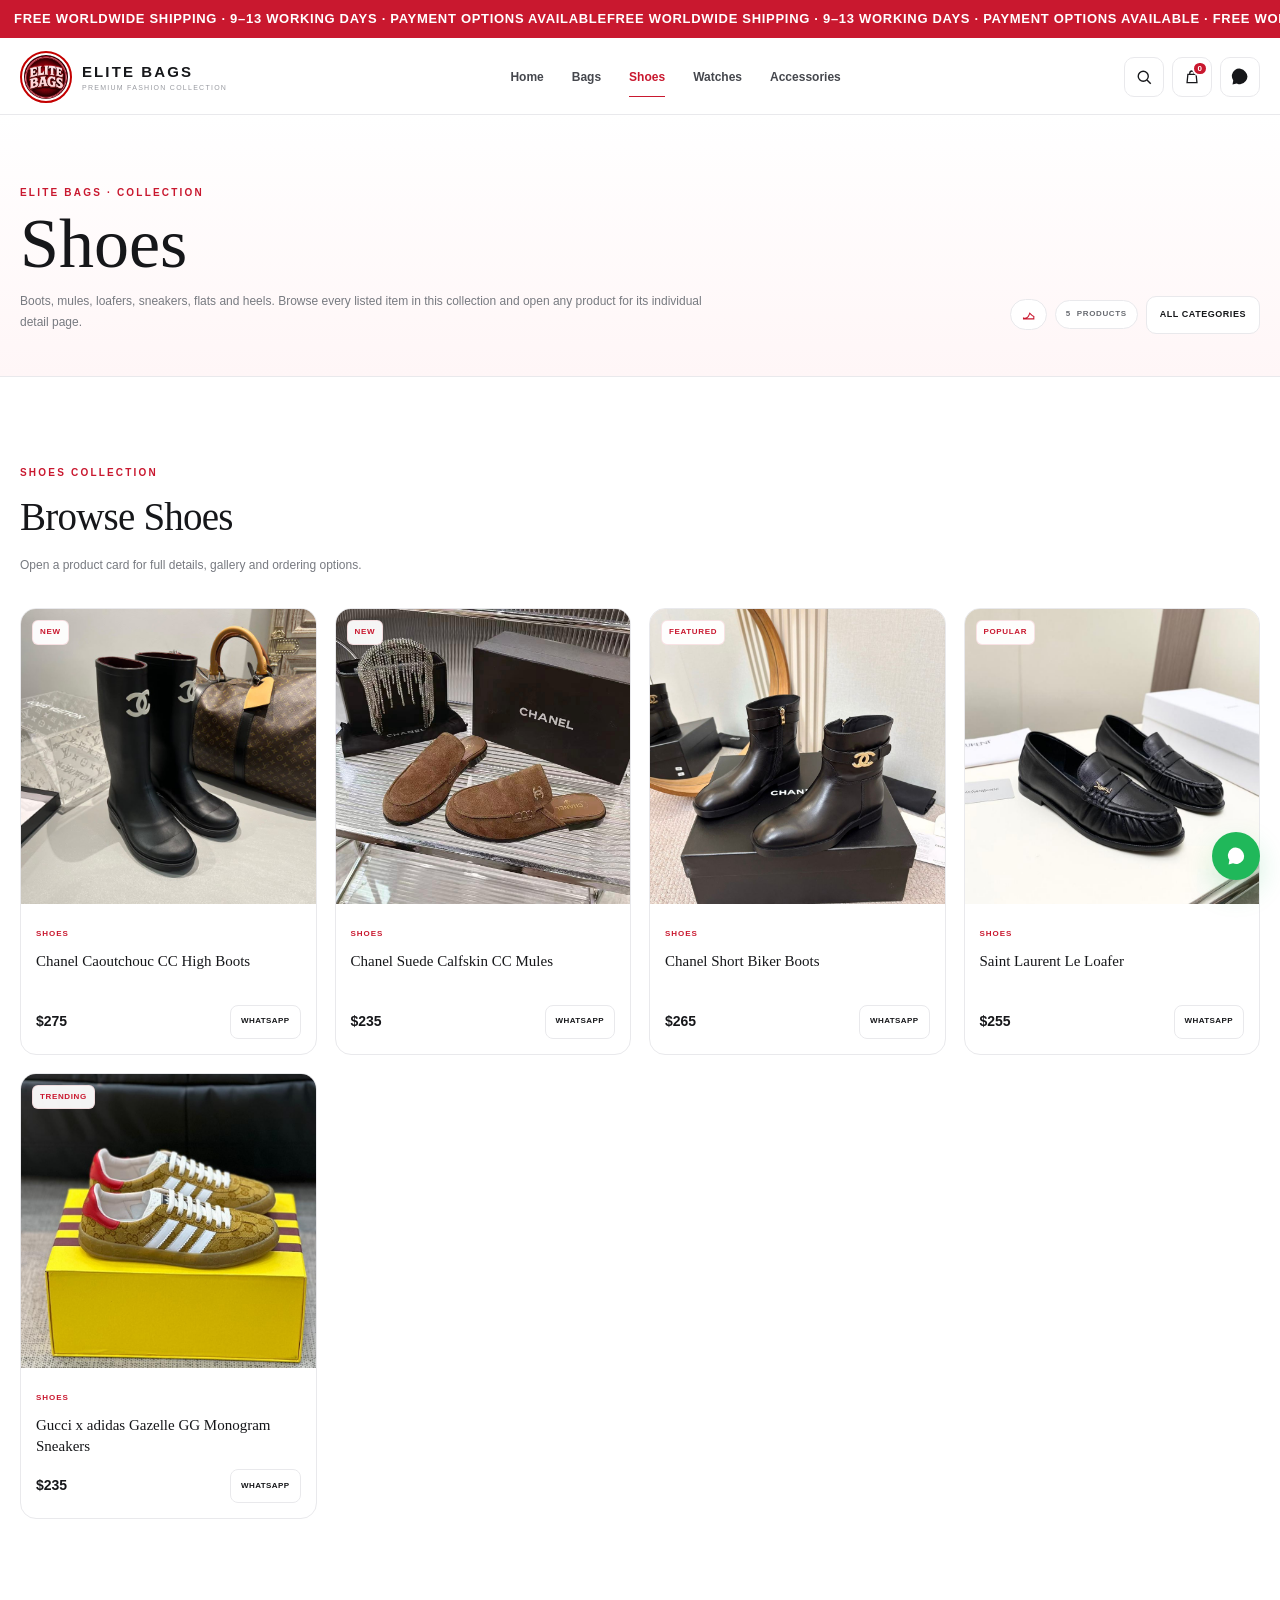
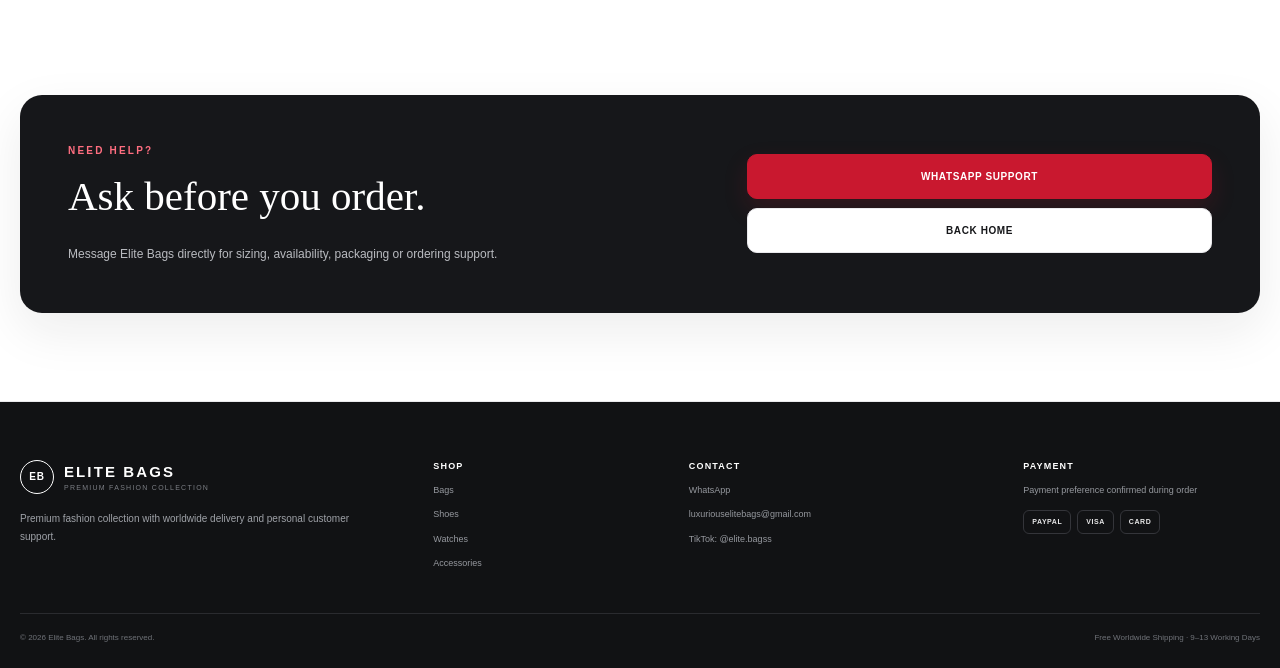
<file: shoes.html>
<!doctype html><html lang="en"><head><meta charset="utf-8"><meta name="viewport" content="width=device-width,initial-scale=1"><meta name="description" content="Elite Bags Shoes collection."><meta name="robots" content="index,follow"><meta name="theme-color" content="#c9182f"><link rel="canonical" href="https://elitebagss.com/shoes.html"><link rel="icon" type="image/png" href="favicon.png"><link rel="stylesheet" href="style.css"><title>Shoes | Elite Bags</title></head><body data-category-page data-category="Shoes"><a class="skip-link" href="#main-content">Skip to content</a><div class="topbar">FREE WORLDWIDE SHIPPING · 9–13 WORKING DAYS · PAYMENT OPTIONS AVAILABLE</div>
<header class="site-header"><div class="container navbar"><button class="icon-btn menu-btn" type="button" data-menu-toggle aria-expanded="false" aria-label="Open menu"><svg viewBox="0 0 24 24" fill="none" stroke="currentColor" stroke-width="1.8"><path d="M4 7h16M4 12h16M4 17h16"/></svg></button><a class="logo" href="index.html"><img class="logo-image" src="logo.png" alt="Elite Bags" onerror="this.style.display='none';this.nextElementSibling.style.display='grid'"><span class="logo-mark" style="display:none">EB</span><span class="logo-copy"><strong>ELITE BAGS</strong><span>PREMIUM FASHION COLLECTION</span></span></a><nav class="nav-links"><a href="index.html">Home</a><a href="bags.html">Bags</a><a aria-current="page" href="shoes.html">Shoes</a><a href="watches.html">Watches</a><a href="accessories.html">Accessories</a></nav><div class="nav-actions"><button class="icon-btn" type="button" data-search-toggle aria-expanded="false" aria-label="Search"><svg viewBox="0 0 24 24" fill="none" stroke="currentColor" stroke-width="1.8"><circle cx="11" cy="11" r="6.7"/><path d="m16 16 5 5"/></svg></button><button class="icon-btn" type="button" data-cart-open aria-label="Open shopping bag"><svg viewBox="0 0 24 24" fill="none" stroke="currentColor" stroke-width="1.7"><path d="M6.5 8.5h11l1.1 11H5.4l1.1-11Z"/><path d="M9 9V7a3 3 0 0 1 6 0v2"/></svg><span class="cart-count" data-cart-count>0</span></button><a class="icon-btn" href="https://wa.me/12089034508" target="_blank" rel="noopener" aria-label="WhatsApp"><svg viewBox="0 0 24 24" fill="currentColor"><path d="M19.1 4.9A9.9 9.9 0 0 0 3 16.5L2 22l5.6-1.5A9.9 9.9 0 0 0 19.1 4.9Z"/></svg></a></div></div><div class="search-panel" data-search-panel><div class="container search-inner"><label class="search-field"><svg viewBox="0 0 24 24" fill="none" stroke="currentColor" stroke-width="1.8"><circle cx="11" cy="11" r="6.7"/><path d="m16 16 5 5"/></svg><span class="sr-only">Search products</span><input type="search" data-search-input placeholder="Search products..." autocomplete="off"></label><div class="search-results" data-search-results></div></div></div><div class="mobile-menu" data-mobile-menu><div class="container"><a href="index.html">Home</a><a href="bags.html">Bags</a><a href="shoes.html">Shoes</a><a href="watches.html">Watches</a><a href="accessories.html">Accessories</a><a href="index.html#faq">FAQ</a></div></div></header>
<div class="category-hero"><div class="container category-hero-grid"><div><div class="section-kicker">Elite Bags · Collection</div><h1>Shoes</h1><p>Boots, mules, loafers, sneakers, flats and heels. Browse every listed item in this collection and open any product for its individual detail page.</p></div><div class="category-meta"><span class="meta-pill"><svg viewBox="0 0 24 24" fill="none" stroke="currentColor" stroke-width="1.7"><path d="M4 17.5c4.5 1.2 7.2-.2 8.8-4.5l1.2-3.2 2.3 2.5c1.4 1.5 2.8 2.2 4.2 2.8v3.9H4v-1.5Z"/></svg></span><span class="meta-pill"><span data-category-count>0</span> PRODUCTS</span><a class="btn btn-outline btn-small" href="index.html#collections">All Categories</a></div></div></div>
<main id="main-content"><section class="section"><div class="container"><div class="section-heading"><div><div class="section-kicker">Shoes Collection</div><h2>Browse Shoes</h2><p>Open a product card for full details, gallery and ordering options.</p></div></div><div class="products-grid" data-category-grid></div></div></section><section class="section"><div class="container"><div class="service-panel reveal"><div><div class="section-kicker">Need Help?</div><h2>Ask before you order.</h2><p>Message Elite Bags directly for sizing, availability, packaging or ordering support.</p></div><div><a class="btn btn-red" style="width:100%" href="https://wa.me/12089034508" target="_blank" rel="noopener">WhatsApp Support</a><a class="btn btn-outline" style="width:100%;margin-top:9px" href="index.html">Back Home</a></div></div></div></section></main>
<footer class="site-footer"><div class="container footer-grid"><div class="footer-brand"><a class="logo" href="index.html"><span class="logo-mark">EB</span><span class="logo-copy"><strong>ELITE BAGS</strong><span>PREMIUM FASHION COLLECTION</span></span></a><p>Premium fashion collection with worldwide delivery and personal customer support.</p></div><div class="footer-column"><h4>Shop</h4><a href="bags.html">Bags</a><a href="shoes.html">Shoes</a><a href="watches.html">Watches</a><a href="accessories.html">Accessories</a></div><div class="footer-column"><h4>Contact</h4><a href="https://wa.me/12089034508" target="_blank" rel="noopener">WhatsApp</a><a href="mailto:luxuriouselitebags@gmail.com">luxuriouselitebags@gmail.com</a><a href="https://www.tiktok.com/@elite.bagss" target="_blank" rel="noopener">TikTok: @elite.bagss</a></div><div class="footer-column"><h4>Payment</h4><span>Payment preference confirmed during order</span><div class="payment-row"><span class="payment-chip">PayPal</span><span class="payment-chip">VISA</span><span class="payment-chip">CARD</span></div></div></div><div class="container footer-bottom"><span>© <span data-year></span> Elite Bags. All rights reserved.</span><span>Free Worldwide Shipping · 9–13 Working Days</span></div></footer>
<a class="floating-whatsapp" href="https://wa.me/12089034508" target="_blank" rel="noopener" aria-label="Chat on WhatsApp"><svg viewBox="0 0 24 24" fill="currentColor"><path d="M19.1 4.9A9.9 9.9 0 0 0 3 16.5L2 22l5.6-1.5A9.9 9.9 0 0 0 19.1 4.9Z"/></svg></a><div class="drawer-overlay" data-cart-overlay></div><aside class="cart-drawer" data-cart-drawer aria-hidden="true"><div class="cart-header"><h2>Your Bag</h2><button class="cart-close" data-cart-close aria-label="Close">×</button></div><div class="cart-items" data-cart-items></div><div class="cart-footer"><div class="cart-total"><span>Subtotal</span><strong data-cart-total>$0</strong></div><button class="btn btn-red" data-checkout-open>Proceed to Checkout</button></div></aside><div class="checkout-modal" data-checkout-modal aria-hidden="true"><div class="checkout-card"><div class="checkout-head"><div><h2>Secure Checkout</h2><p>Choose a payment preference and continue on WhatsApp.</p></div><button class="checkout-close" data-checkout-close aria-label="Close">×</button></div><div class="checkout-body"><div class="checkout-summary" data-checkout-summary></div><div class="payment-methods"><button class="payment-method" data-payment-method="PayPal"><span class="payment-icon">PP</span><span class="payment-copy"><strong>PayPal</strong><span>Continue on WhatsApp</span></span></button><button class="payment-method" data-payment-method="Credit / Debit Card"><span class="payment-icon">CARD</span><span class="payment-copy"><strong>Credit / Debit Card</strong><span>Continue on WhatsApp</span></span></button></div></div></div></div><div class="toast" data-toast></div><button class="back-top" type="button" data-back-top aria-label="Back to top">↑</button><script src="product.js" defer></script><script src="app.js" defer></script></body></html>
</file>
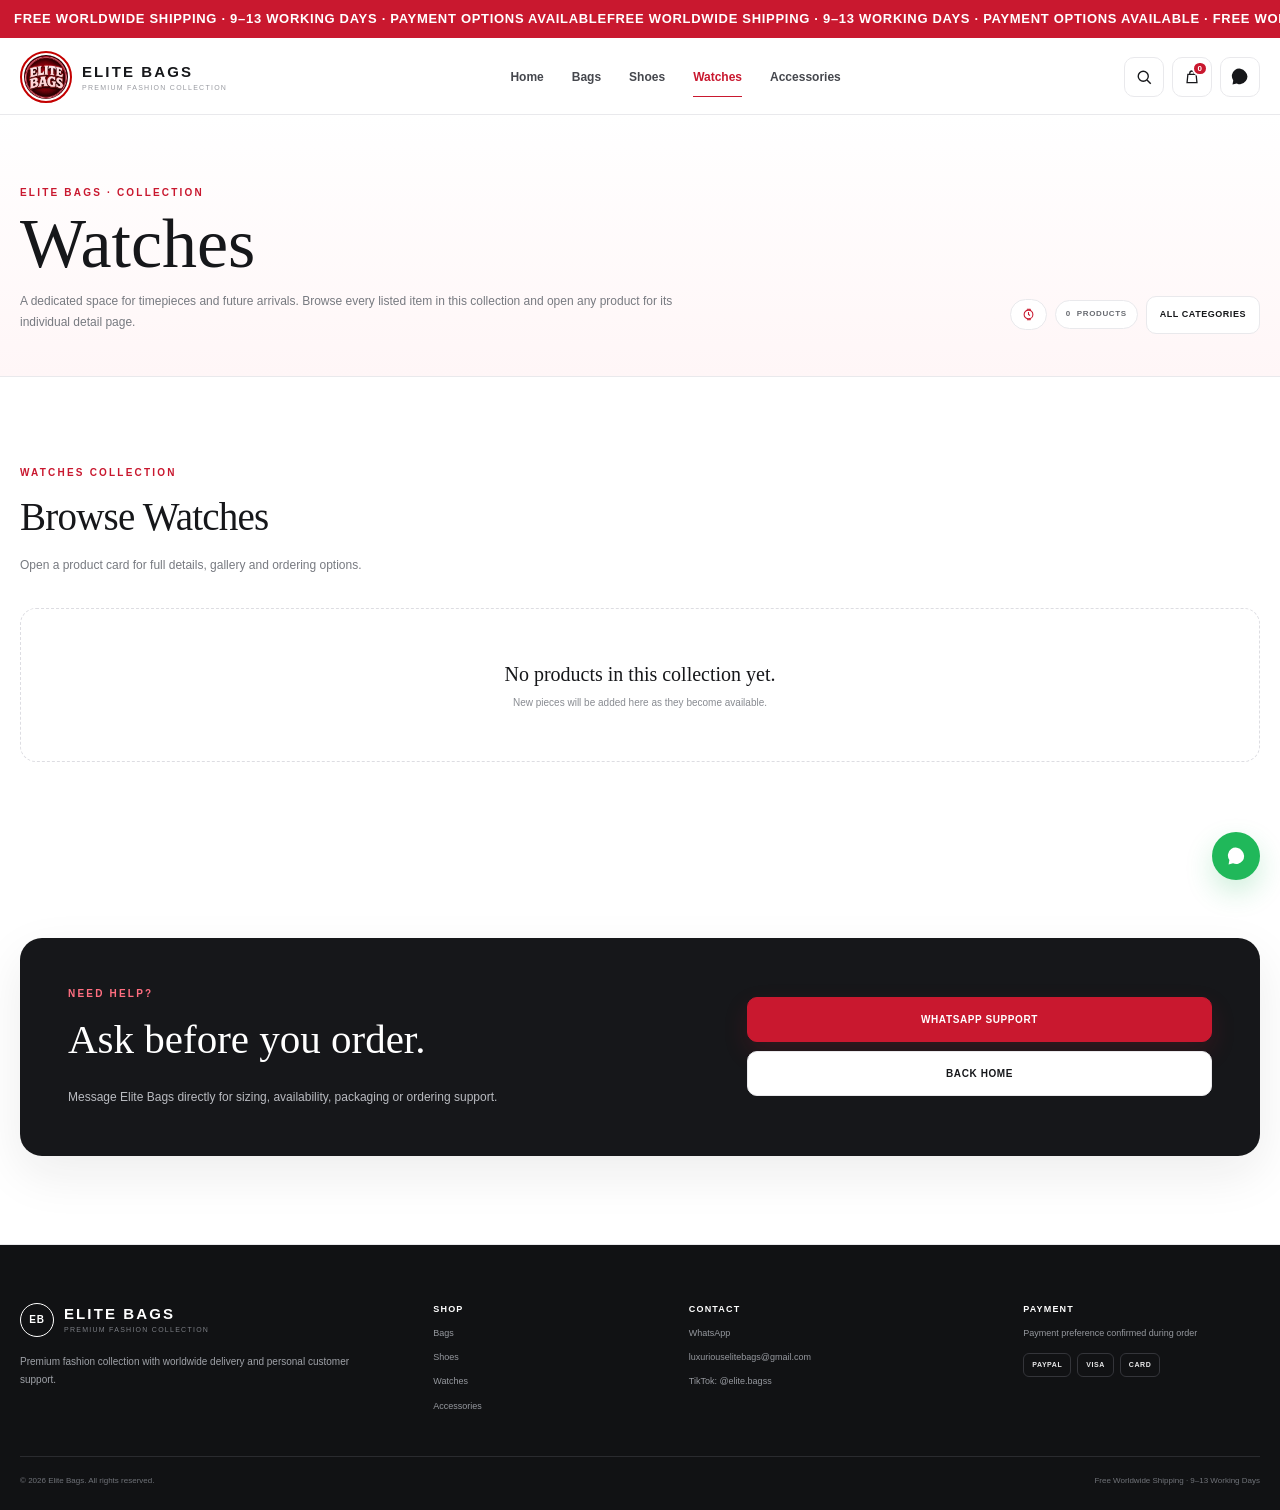
<file: watches.html>
<!doctype html><html lang="en"><head><meta charset="utf-8"><meta name="viewport" content="width=device-width,initial-scale=1"><meta name="description" content="Elite Bags Watches collection."><meta name="robots" content="index,follow"><meta name="theme-color" content="#c9182f"><link rel="canonical" href="https://elitebagss.com/watches.html"><link rel="icon" type="image/png" href="favicon.png"><link rel="stylesheet" href="style.css"><title>Watches | Elite Bags</title></head><body data-category-page data-category="Watches"><a class="skip-link" href="#main-content">Skip to content</a><div class="topbar">FREE WORLDWIDE SHIPPING · 9–13 WORKING DAYS · PAYMENT OPTIONS AVAILABLE</div>
<header class="site-header"><div class="container navbar"><button class="icon-btn menu-btn" type="button" data-menu-toggle aria-expanded="false" aria-label="Open menu"><svg viewBox="0 0 24 24" fill="none" stroke="currentColor" stroke-width="1.8"><path d="M4 7h16M4 12h16M4 17h16"/></svg></button><a class="logo" href="index.html"><img class="logo-image" src="logo.png" alt="Elite Bags" onerror="this.style.display='none';this.nextElementSibling.style.display='grid'"><span class="logo-mark" style="display:none">EB</span><span class="logo-copy"><strong>ELITE BAGS</strong><span>PREMIUM FASHION COLLECTION</span></span></a><nav class="nav-links"><a href="index.html">Home</a><a href="bags.html">Bags</a><a href="shoes.html">Shoes</a><a aria-current="page" href="watches.html">Watches</a><a href="accessories.html">Accessories</a></nav><div class="nav-actions"><button class="icon-btn" type="button" data-search-toggle aria-expanded="false" aria-label="Search"><svg viewBox="0 0 24 24" fill="none" stroke="currentColor" stroke-width="1.8"><circle cx="11" cy="11" r="6.7"/><path d="m16 16 5 5"/></svg></button><button class="icon-btn" type="button" data-cart-open aria-label="Open shopping bag"><svg viewBox="0 0 24 24" fill="none" stroke="currentColor" stroke-width="1.7"><path d="M6.5 8.5h11l1.1 11H5.4l1.1-11Z"/><path d="M9 9V7a3 3 0 0 1 6 0v2"/></svg><span class="cart-count" data-cart-count>0</span></button><a class="icon-btn" href="https://wa.me/12089034508" target="_blank" rel="noopener" aria-label="WhatsApp"><svg viewBox="0 0 24 24" fill="currentColor"><path d="M19.1 4.9A9.9 9.9 0 0 0 3 16.5L2 22l5.6-1.5A9.9 9.9 0 0 0 19.1 4.9Z"/></svg></a></div></div><div class="search-panel" data-search-panel><div class="container search-inner"><label class="search-field"><svg viewBox="0 0 24 24" fill="none" stroke="currentColor" stroke-width="1.8"><circle cx="11" cy="11" r="6.7"/><path d="m16 16 5 5"/></svg><span class="sr-only">Search products</span><input type="search" data-search-input placeholder="Search products..." autocomplete="off"></label><div class="search-results" data-search-results></div></div></div><div class="mobile-menu" data-mobile-menu><div class="container"><a href="index.html">Home</a><a href="bags.html">Bags</a><a href="shoes.html">Shoes</a><a href="watches.html">Watches</a><a href="accessories.html">Accessories</a><a href="index.html#faq">FAQ</a></div></div></header>
<div class="category-hero"><div class="container category-hero-grid"><div><div class="section-kicker">Elite Bags · Collection</div><h1>Watches</h1><p>A dedicated space for timepieces and future arrivals. Browse every listed item in this collection and open any product for its individual detail page.</p></div><div class="category-meta"><span class="meta-pill"><svg viewBox="0 0 24 24" fill="none" stroke="currentColor" stroke-width="1.7"><circle cx="12" cy="12" r="7"/><path d="M9.5 3.5h5L15 5M9.5 20.5h5L15 19M12 8v4l2.5 1.5"/></svg></span><span class="meta-pill"><span data-category-count>0</span> PRODUCTS</span><a class="btn btn-outline btn-small" href="index.html#collections">All Categories</a></div></div></div>
<main id="main-content"><section class="section"><div class="container"><div class="section-heading"><div><div class="section-kicker">Watches Collection</div><h2>Browse Watches</h2><p>Open a product card for full details, gallery and ordering options.</p></div></div><div class="products-grid" data-category-grid></div></div></section><section class="section"><div class="container"><div class="service-panel reveal"><div><div class="section-kicker">Need Help?</div><h2>Ask before you order.</h2><p>Message Elite Bags directly for sizing, availability, packaging or ordering support.</p></div><div><a class="btn btn-red" style="width:100%" href="https://wa.me/12089034508" target="_blank" rel="noopener">WhatsApp Support</a><a class="btn btn-outline" style="width:100%;margin-top:9px" href="index.html">Back Home</a></div></div></div></section></main>
<footer class="site-footer"><div class="container footer-grid"><div class="footer-brand"><a class="logo" href="index.html"><span class="logo-mark">EB</span><span class="logo-copy"><strong>ELITE BAGS</strong><span>PREMIUM FASHION COLLECTION</span></span></a><p>Premium fashion collection with worldwide delivery and personal customer support.</p></div><div class="footer-column"><h4>Shop</h4><a href="bags.html">Bags</a><a href="shoes.html">Shoes</a><a href="watches.html">Watches</a><a href="accessories.html">Accessories</a></div><div class="footer-column"><h4>Contact</h4><a href="https://wa.me/12089034508" target="_blank" rel="noopener">WhatsApp</a><a href="mailto:luxuriouselitebags@gmail.com">luxuriouselitebags@gmail.com</a><a href="https://www.tiktok.com/@elite.bagss" target="_blank" rel="noopener">TikTok: @elite.bagss</a></div><div class="footer-column"><h4>Payment</h4><span>Payment preference confirmed during order</span><div class="payment-row"><span class="payment-chip">PayPal</span><span class="payment-chip">VISA</span><span class="payment-chip">CARD</span></div></div></div><div class="container footer-bottom"><span>© <span data-year></span> Elite Bags. All rights reserved.</span><span>Free Worldwide Shipping · 9–13 Working Days</span></div></footer>
<a class="floating-whatsapp" href="https://wa.me/12089034508" target="_blank" rel="noopener" aria-label="Chat on WhatsApp"><svg viewBox="0 0 24 24" fill="currentColor"><path d="M19.1 4.9A9.9 9.9 0 0 0 3 16.5L2 22l5.6-1.5A9.9 9.9 0 0 0 19.1 4.9Z"/></svg></a><div class="drawer-overlay" data-cart-overlay></div><aside class="cart-drawer" data-cart-drawer aria-hidden="true"><div class="cart-header"><h2>Your Bag</h2><button class="cart-close" data-cart-close aria-label="Close">×</button></div><div class="cart-items" data-cart-items></div><div class="cart-footer"><div class="cart-total"><span>Subtotal</span><strong data-cart-total>$0</strong></div><button class="btn btn-red" data-checkout-open>Proceed to Checkout</button></div></aside><div class="checkout-modal" data-checkout-modal aria-hidden="true"><div class="checkout-card"><div class="checkout-head"><div><h2>Secure Checkout</h2><p>Choose a payment preference and continue on WhatsApp.</p></div><button class="checkout-close" data-checkout-close aria-label="Close">×</button></div><div class="checkout-body"><div class="checkout-summary" data-checkout-summary></div><div class="payment-methods"><button class="payment-method" data-payment-method="PayPal"><span class="payment-icon">PP</span><span class="payment-copy"><strong>PayPal</strong><span>Continue on WhatsApp</span></span></button><button class="payment-method" data-payment-method="Credit / Debit Card"><span class="payment-icon">CARD</span><span class="payment-copy"><strong>Credit / Debit Card</strong><span>Continue on WhatsApp</span></span></button></div></div></div></div><div class="toast" data-toast></div><button class="back-top" type="button" data-back-top aria-label="Back to top">↑</button><script src="product.js" defer></script><script src="app.js" defer></script></body></html>
</file>
<file: style.css>
:root{
  --red:#c9182f;
  --red-dark:#a80f23;
  --red-soft:#fff1f3;
  --ink:#16171a;
  --muted:#70737a;
  --line:#e9e9ec;
  --paper:#ffffff;
  --soft:#f7f7f8;
  --shadow:0 18px 50px rgba(24,25,28,.08);
  --radius:18px;
  --radius-sm:12px;
  --container:1240px;
}
*{box-sizing:border-box;margin:0;padding:0}
html{scroll-behavior:smooth}
body{font-family:Inter,Arial,Helvetica,sans-serif;background:var(--paper);color:var(--ink);line-height:1.55;overflow-x:hidden}
body.drawer-open{overflow:hidden}
a{text-decoration:none;color:inherit}
button,input,select,textarea{font:inherit}
button{cursor:pointer}
img{max-width:100%}
.container{width:min(var(--container),calc(100% - 40px));margin-inline:auto}
.sr-only,.skip-link{position:absolute}
.sr-only{width:1px;height:1px;padding:0;margin:-1px;overflow:hidden;clip:rect(0,0,0,0);white-space:nowrap;border:0}
.skip-link{left:14px;top:10px;z-index:3000;background:var(--ink);color:#fff;padding:10px 14px;border-radius:8px;transform:translateY(-140%)}
.skip-link:focus{transform:none}

.topbar{background:var(--red);color:#fff;text-align:center;font-size:10px;font-weight:800;letter-spacing:.15em;text-transform:uppercase;padding:9px 14px}
.site-header{position:sticky;top:0;z-index:1000;background:rgba(255,255,255,.96);border-bottom:1px solid var(--line);backdrop-filter:blur(14px);transition:box-shadow .25s ease}
.site-header.scrolled{box-shadow:0 8px 28px rgba(0,0,0,.06)}
.navbar{height:76px;display:grid;grid-template-columns:auto 1fr auto;align-items:center;gap:32px}
.logo{display:inline-flex;align-items:center;gap:10px;min-width:0}
.logo-mark{width:34px;height:34px;flex:0 0 34px;border:1px solid var(--red);border-radius:50%;display:grid;place-items:center;color:var(--red);font-size:10px;font-weight:900;letter-spacing:.08em;background:#fff}
.logo-image{width:42px;height:42px;object-fit:contain;display:block}
.logo-copy{display:flex;flex-direction:column;line-height:1}
.logo-copy strong{font-size:15px;letter-spacing:.14em;white-space:nowrap}
.logo-copy span{margin-top:5px;color:#999ba1;font-size:7px;letter-spacing:.18em;white-space:nowrap}
.nav-links{display:flex;align-items:center;justify-content:center;gap:28px;font-size:12px;font-weight:700;color:#45474d}
.nav-links a{position:relative;padding:30px 0;transition:color .2s ease}
.nav-links a::after{content:"";position:absolute;left:0;right:0;bottom:20px;height:1px;background:var(--red);transform:scaleX(0);transform-origin:center;transition:transform .2s ease}
.nav-links a:hover,.nav-links a[aria-current="page"]{color:var(--red)}
.nav-links a:hover::after,.nav-links a[aria-current="page"]::after{transform:scaleX(1)}
.nav-actions{display:flex;align-items:center;gap:8px}
.icon-btn{position:relative;width:40px;height:40px;border:1px solid var(--line);border-radius:10px;background:#fff;color:var(--ink);display:grid;place-items:center;transition:all .2s ease}
.icon-btn svg{width:18px;height:18px}
.icon-btn:hover{border-color:#d9a0a8;color:var(--red);background:var(--red-soft);transform:translateY(-1px)}
.menu-btn{display:none}
.cart-count{position:absolute;top:3px;right:3px;min-width:15px;height:15px;padding:0 4px;border-radius:999px;background:var(--red);color:#fff;font-size:8px;font-weight:900;display:grid;place-items:center;border:2px solid #fff}

.search-panel{display:none;border-top:1px solid var(--line);background:#fff;box-shadow:0 18px 40px rgba(0,0,0,.06)}
.search-panel.open{display:block;animation:panelIn .2s ease both}
.search-inner{padding:16px 0 18px}
.search-field{position:relative;display:flex;align-items:center}
.search-field svg{position:absolute;left:16px;width:18px;height:18px;color:#777}
.search-field input{width:100%;height:48px;border:1px solid var(--line);border-radius:12px;padding:0 16px 0 46px;outline:none;color:var(--ink);background:#fafafa}
.search-field input:focus{border-color:#d8a1a8;background:#fff;box-shadow:0 0 0 4px rgba(201,24,47,.07)}
.search-results{display:none;margin-top:10px;border:1px solid var(--line);border-radius:14px;overflow:hidden;background:#fff}
.search-results.show{display:block}
.search-result{display:grid;grid-template-columns:56px 1fr auto;align-items:center;gap:12px;padding:10px 12px;border-bottom:1px solid var(--line);transition:background .2s ease}
.search-result:last-child{border-bottom:0}
.search-result:hover{background:#faf5f6}
.search-result-image{width:56px;height:56px;border-radius:9px;background:var(--soft);overflow:hidden;display:grid;place-items:center;color:var(--red);font-size:10px;font-weight:900}
.search-result-image img{width:100%;height:100%;object-fit:cover}
.search-result-copy{min-width:0;display:flex;flex-direction:column;gap:4px}
.search-result-copy strong{font-size:11px;white-space:nowrap;overflow:hidden;text-overflow:ellipsis}
.search-result-copy small{font-size:9px;color:#8b8e95}
.search-result b{font-size:11px}
.search-empty{padding:18px;display:flex;flex-direction:column;gap:4px;font-size:11px}
.search-empty span{color:#8b8e95;font-size:10px}

.mobile-menu{display:none;border-top:1px solid var(--line);background:#fff}
.mobile-menu.open{display:block;animation:panelIn .2s ease both}
.mobile-menu .container{display:grid}
.mobile-menu a{padding:15px 0;border-bottom:1px solid var(--line);font-size:11px;font-weight:800;color:#44474d}
.mobile-menu a:last-child{border-bottom:0}

.hero{position:relative;overflow:hidden;background:linear-gradient(100deg,#fff 0%,#fff 57%,#faf4f5 100%);border-bottom:1px solid var(--line)}
.hero::before{content:"";position:absolute;width:620px;height:620px;right:-280px;top:-210px;border:1px solid rgba(201,24,47,.08);border-radius:50%}
.hero::after{content:"";position:absolute;width:430px;height:430px;right:-140px;bottom:-210px;border:1px solid rgba(201,24,47,.06);border-radius:50%}
.hero-grid{display:grid;grid-template-columns:1.15fr .85fr;align-items:center;gap:50px;min-height:650px;padding:70px 0}
.eyebrow,.section-kicker{font-size:10px;letter-spacing:.22em;text-transform:uppercase;font-weight:900;color:var(--red)}
.hero h1{margin-top:16px;font-family:Georgia,serif;font-weight:500;font-size:clamp(48px,6.5vw,84px);line-height:.98;letter-spacing:-.04em;max-width:720px}
.hero h1 span{color:var(--red)}
.hero p{margin-top:22px;max-width:610px;color:#6f7278;font-size:14px;line-height:1.9}
.buttons{margin-top:28px;display:flex;flex-wrap:wrap;gap:10px}
.btn{min-height:45px;padding:0 19px;border:1px solid var(--line);border-radius:10px;display:inline-flex;align-items:center;justify-content:center;gap:8px;font-size:10px;font-weight:900;letter-spacing:.06em;text-transform:uppercase;transition:all .22s ease}
.btn:hover{transform:translateY(-2px)}
.btn-red{background:var(--red);border-color:var(--red);color:#fff;box-shadow:0 10px 25px rgba(201,24,47,.16)}
.btn-red:hover{background:var(--red-dark);border-color:var(--red-dark)}
.btn-outline{background:#fff;color:var(--ink)}
.btn-outline:hover{border-color:#d9a0a8;color:var(--red);background:var(--red-soft)}
.btn-small{min-height:38px;padding:0 13px;font-size:9px}
.hero-visual{position:relative;min-height:480px;display:grid;place-items:center}
.hero-card{position:relative;width:min(420px,100%);height:500px;background:#fff;border:1px solid var(--line);border-radius:24px;padding:14px;box-shadow:var(--shadow);transform:rotate(1.5deg);overflow:hidden}
.hero-card::before{content:"";position:absolute;inset:14px;border:1px solid rgba(201,24,47,.08);border-radius:17px;pointer-events:none}
.hero-card img{width:100%;height:100%;object-fit:cover;border-radius:18px;background:#f4f4f5}
.hero-card-copy{position:absolute;left:30px;right:30px;bottom:30px;padding:14px 16px;background:rgba(255,255,255,.92);backdrop-filter:blur(8px);border-radius:12px;border:1px solid rgba(0,0,0,.06)}
.hero-card-copy span{font-size:8px;color:var(--red);font-weight:900;letter-spacing:.15em;text-transform:uppercase}
.hero-card-copy strong{display:block;margin-top:5px;font-family:Georgia,serif;font-size:16px;font-weight:500}
.hero-price{position:absolute;right:-8px;top:34px;background:var(--red);color:#fff;padding:11px 13px;border-radius:11px;font-size:11px;font-weight:900;box-shadow:0 12px 28px rgba(201,24,47,.18)}

.trust-strip{border-bottom:1px solid var(--line);background:#fff}
.trust-grid{display:grid;grid-template-columns:repeat(4,1fr)}
.trust-item{min-height:92px;padding:18px 14px;display:flex;align-items:center;justify-content:center;gap:10px;border-right:1px solid var(--line)}
.trust-item:last-child{border-right:0}
.trust-icon{width:30px;height:30px;border:1px solid rgba(201,24,47,.16);border-radius:50%;display:grid;place-items:center;color:var(--red);background:var(--red-soft);flex:0 0 30px}
.trust-icon svg{width:15px;height:15px}
.trust-copy{display:flex;flex-direction:column;gap:2px}
.trust-copy strong{font-size:10px;letter-spacing:.06em;text-transform:uppercase}
.trust-copy span{font-size:9px;color:#8b8e95}

.section{padding:88px 0}
.section-heading{display:flex;align-items:end;justify-content:space-between;gap:30px;margin-bottom:34px}
.section-heading.center{justify-content:center;text-align:center}
.section-heading h2{margin-top:7px;font-family:Georgia,serif;font-size:39px;font-weight:500;letter-spacing:-.02em}
.section-heading p{margin-top:8px;max-width:650px;color:#777a80;font-size:12px}
.section-link{font-size:10px;font-weight:900;color:var(--red);white-space:nowrap}

.category-grid{display:grid;grid-template-columns:repeat(4,1fr);gap:14px}
.category-card{position:relative;min-height:240px;padding:23px;border:1px solid var(--line);border-radius:18px;background:linear-gradient(180deg,#fff,#fcfcfc);display:flex;flex-direction:column;justify-content:flex-end;overflow:hidden;transition:transform .3s ease,box-shadow .3s ease,border-color .3s ease}
.category-card::before{content:"";position:absolute;inset:auto -35px -45px auto;width:150px;height:150px;border-radius:50%;background:var(--red-soft)}
.category-card:hover{transform:translateY(-6px);border-color:#e0b3b9;box-shadow:var(--shadow)}
.category-number{position:absolute;left:23px;top:21px;color:#a1a3a8;font-size:8px;font-weight:900;letter-spacing:.12em}
.category-icon{position:absolute;right:20px;top:20px;width:42px;height:42px;border-radius:50%;display:grid;place-items:center;border:1px solid rgba(201,24,47,.12);background:#fff;color:var(--red)}
.category-icon svg{width:19px;height:19px}
.category-card h3{font-family:Georgia,serif;font-weight:500;font-size:26px}
.category-card p{margin-top:8px;max-width:190px;color:#777a80;font-size:10px;line-height:1.65}
.category-card > span:last-child{margin-top:14px;font-size:9px;color:var(--red);font-weight:900;letter-spacing:.08em;text-transform:uppercase}

.products-grid{display:grid;grid-template-columns:repeat(4,1fr);gap:18px}
.product-card{border:1px solid var(--line);border-radius:16px;background:#fff;overflow:hidden;transition:transform .28s ease,box-shadow .28s ease,border-color .28s ease}
.product-card:hover{transform:translateY(-7px);box-shadow:var(--shadow);border-color:#e2bcc1}
.product-card-media{position:relative;display:block;aspect-ratio:1/1;overflow:hidden;background:#f5f5f6}
.product-card-media img{width:100%;height:100%;display:block;object-fit:cover;transition:transform .55s cubic-bezier(.2,.65,.3,1)}
.product-card:hover .product-card-media img{transform:scale(1.045)}
.product-badge{position:absolute;left:11px;top:11px;z-index:2;padding:5px 7px;background:rgba(255,255,255,.95);color:var(--red);border:1px solid rgba(201,24,47,.12);border-radius:6px;font-size:8px;font-weight:900;letter-spacing:.08em;text-transform:uppercase}
.product-placeholder{width:100%;height:100%;display:grid;place-items:center;background:linear-gradient(145deg,#f8f8f8,#f0f0f1);color:var(--red)}
.product-placeholder span{width:54px;height:54px;border:1px solid var(--red);border-radius:50%;display:grid;place-items:center;font-size:10px;font-weight:900}
.product-card-body{padding:15px}
.product-category{color:var(--red);font-size:8px;font-weight:900;letter-spacing:.12em;text-transform:uppercase}
.product-card h3{margin-top:7px;min-height:42px;font-family:Georgia,serif;font-size:15px;line-height:1.4;font-weight:500}
.product-card h3 a:hover{color:var(--red)}
.product-card-footer{display:flex;align-items:center;justify-content:space-between;gap:9px;margin-top:12px}
.product-price{font-size:14px;font-weight:900}
.quick-order{min-height:34px;padding:0 10px;border:1px solid var(--line);border-radius:8px;background:#fff;font-size:8px;font-weight:900;letter-spacing:.05em;text-transform:uppercase;color:var(--ink);transition:all .2s ease}
.quick-order:hover{border-color:#ddaab2;color:var(--red);background:var(--red-soft)}
.product-grid-empty{grid-column:1/-1;padding:50px 20px;text-align:center;border:1px dashed #dddde2;border-radius:16px;color:#888b91}
.product-grid-empty strong{display:block;color:var(--ink);font-family:Georgia,serif;font-size:20px;font-weight:500}
.product-grid-empty span{display:block;margin-top:5px;font-size:10px}

.service-panel{background:#16171a;color:#fff;border-radius:22px;padding:48px;display:grid;grid-template-columns:1.15fr .85fr;gap:50px;align-items:center;box-shadow:var(--shadow)}
.service-panel .section-kicker{color:#ff6e80}
.service-panel h2{margin-top:7px;font-family:Georgia,serif;font-size:41px;font-weight:500}
.service-panel p{margin-top:14px;max-width:580px;color:#b9bbc0;font-size:12px;line-height:1.85}
.service-points{display:grid;grid-template-columns:1fr 1fr;gap:10px}
.service-point{padding:15px;border:1px solid rgba(255,255,255,.1);background:rgba(255,255,255,.025);border-radius:12px}
.service-point strong{display:block;font-size:9px;text-transform:uppercase;letter-spacing:.08em}
.service-point span{display:block;margin-top:4px;color:#9fa2a8;font-size:9px}

.steps{display:grid;grid-template-columns:repeat(3,1fr);gap:15px}
.step{padding:25px;border:1px solid var(--line);border-radius:16px;background:#fff}
.step-no{width:30px;height:30px;border-radius:50%;background:var(--red);color:#fff;display:grid;place-items:center;font-size:9px;font-weight:900}
.step h3{margin-top:15px;font-family:Georgia,serif;font-size:19px;font-weight:500}
.step p{margin-top:7px;color:#7c7f85;font-size:10px;line-height:1.7}

.faq-grid{display:grid;grid-template-columns:.9fr 1.1fr;gap:60px;align-items:start}
.faq-grid h2{font-family:Georgia,serif;font-size:39px;font-weight:500}
.faq-grid > div > p{margin-top:10px;color:#777a80;font-size:12px;max-width:430px;line-height:1.8}
details{border-top:1px solid var(--line)}
details:last-child{border-bottom:1px solid var(--line)}
summary{list-style:none;cursor:pointer;padding:18px 0;display:flex;align-items:center;justify-content:space-between;gap:16px;font-size:11px;font-weight:800}
summary::-webkit-details-marker{display:none}
summary::after{content:"+";font-size:16px;color:var(--red);font-weight:400}
details[open] summary::after{content:"−"}
details p{padding:0 28px 18px 0;color:#7d8086;font-size:10px;line-height:1.8}

.category-hero{padding:70px 0 42px;background:linear-gradient(180deg,#fff,#fff6f7);border-bottom:1px solid var(--line)}
.category-hero-grid{display:grid;grid-template-columns:1fr auto;gap:30px;align-items:end}
.category-hero h1{margin-top:8px;font-family:Georgia,serif;font-weight:500;font-size:clamp(45px,6vw,70px);line-height:1}
.category-hero p{margin-top:12px;max-width:700px;color:#777a80;font-size:12px;line-height:1.8}
.category-meta{display:flex;align-items:center;gap:8px;flex-wrap:wrap;justify-content:flex-end}
.meta-pill{padding:7px 10px;border-radius:999px;background:#fff;border:1px solid var(--line);font-size:8px;font-weight:900;letter-spacing:.08em;text-transform:uppercase;color:#686b71;display:inline-flex;align-items:center;gap:6px}.meta-pill svg{width:15px;height:15px;display:block;color:var(--red)}
.breadcrumb{border-bottom:1px solid var(--line);background:#fff}
.breadcrumb-inner{min-height:52px;display:flex;align-items:center;gap:9px;color:#90939a;font-size:9px}
.breadcrumb-inner a:hover{color:var(--red)}
.breadcrumb-inner strong{color:#2b2c30;white-space:nowrap;overflow:hidden;text-overflow:ellipsis}

.product-page{padding:54px 0 90px}
.product-layout{display:grid;grid-template-columns:1fr 1fr;gap:58px;align-items:start}
.product-gallery{min-width:0}
.main-image-box{position:relative;aspect-ratio:1/1;border:1px solid var(--line);border-radius:20px;overflow:hidden;background:#f6f6f7;box-shadow:var(--shadow)}
.main-image{width:100%;height:100%;object-fit:cover;display:block;cursor:zoom-in}
.image-placeholder{position:absolute;inset:0;display:grid;place-items:center}
.image-placeholder-inner{width:74px;height:74px;border:1px solid var(--red);border-radius:50%;display:grid;place-items:center;color:var(--red);font-size:12px;font-weight:900}
.gallery-arrow{position:absolute;top:50%;width:34px;height:34px;margin-top:-17px;border:1px solid rgba(0,0,0,.08);border-radius:50%;background:rgba(255,255,255,.9);display:grid;place-items:center;font-size:20px;color:#333;transition:all .2s ease}
.gallery-arrow:hover{background:#fff;color:var(--red);transform:scale(1.04)}
.gallery-prev{left:14px}.gallery-next{right:14px}
.gallery-count{position:absolute;right:14px;bottom:14px;padding:6px 8px;border-radius:7px;background:rgba(255,255,255,.9);font-size:8px;font-weight:900;color:#555}
.thumbs{display:grid;grid-template-columns:repeat(5,1fr);gap:8px;margin-top:10px}
.product-thumb{aspect-ratio:1;border:1px solid var(--line);border-radius:10px;overflow:hidden;background:#f5f5f6;padding:0}
.product-thumb.active{border-color:var(--red);box-shadow:0 0 0 2px rgba(201,24,47,.07)}
.product-thumb img{width:100%;height:100%;object-fit:cover;display:block}

.product-info{min-width:0}
.product-info .product-category{font-size:9px}
.product-info h1{margin-top:8px;font-family:Georgia,serif;font-size:clamp(34px,4.2vw,52px);font-weight:500;line-height:1.05;letter-spacing:-.02em}
.product-subtitle{margin-top:8px;color:#8a8d93;font-size:10px}
.product-price-large{margin-top:18px;font-size:28px;font-weight:900}
.product-id{margin-top:5px;color:#979aa0;font-size:9px}
.product-description{margin-top:20px;color:#686b72;font-size:12px;line-height:1.9;max-width:650px}
.spec-grid{display:grid;grid-template-columns:repeat(2,1fr);gap:9px;margin-top:23px}
.spec-card{padding:13px;border:1px solid var(--line);border-radius:11px;background:#fff}
.spec-card span{display:block;color:#95989f;font-size:8px;letter-spacing:.08em;text-transform:uppercase}
.spec-card strong{display:block;margin-top:4px;font-size:10px}
.product-benefits{display:grid;grid-template-columns:repeat(3,1fr);gap:9px;margin-top:18px}
.product-benefit{padding:13px;border:1px solid var(--line);border-radius:11px;background:#fafafa}
.product-benefit svg{width:16px;height:16px;color:var(--red);margin-bottom:7px}
.product-benefit strong{display:block;font-size:9px}
.product-benefit span{display:block;margin-top:3px;color:#898c92;font-size:8px;line-height:1.5}
.product-actions{display:grid;grid-template-columns:1fr 1fr;gap:9px;margin-top:22px}
.product-meta-actions{display:flex;gap:14px;margin-top:11px}
.meta-button{border:0;background:none;padding:0;color:#777a80;font-size:9px;font-weight:800}
.meta-button:hover{color:var(--red)}
.order-note{margin-top:15px;padding:13px;border-left:2px solid var(--red);background:#fff7f8;display:flex;gap:9px;color:#6b6e74}
.order-note svg{width:16px;height:16px;color:var(--red);flex:0 0 16px}
.order-note strong{display:block;font-size:9px;color:#292a2e}
.order-note span{display:block;margin-top:3px;font-size:8px;line-height:1.6}
.info-strip{border-top:1px solid var(--line);border-bottom:1px solid var(--line);background:#fff}
.info-grid{display:grid;grid-template-columns:repeat(4,1fr)}
.info-item{min-height:90px;display:flex;align-items:center;gap:10px;justify-content:center;border-right:1px solid var(--line)}
.info-item:last-child{border-right:0}
.info-item svg{width:17px;height:17px;color:var(--red)}
.info-item strong{font-size:9px;text-transform:uppercase;letter-spacing:.08em}
.info-item span{display:block;color:#8b8e95;font-size:8px;margin-top:2px}
.related-section{padding:76px 0}

.site-footer{border-top:1px solid var(--line);background:#111214;color:#fff;padding:58px 0 23px}
.footer-grid{display:grid;grid-template-columns:1.4fr .8fr 1.1fr .9fr;gap:45px}
.footer-brand .logo-mark{background:transparent;color:#fff;border-color:#fff}
.footer-brand .logo-copy strong{color:#fff}.footer-brand .logo-copy span{color:#7c7f85}
.footer-brand p{margin-top:16px;max-width:360px;color:#9fa2a8;font-size:10px;line-height:1.8}
.footer-column{display:flex;flex-direction:column;align-items:flex-start}
.footer-column h4{font-size:9px;letter-spacing:.13em;text-transform:uppercase;color:#fff}
.footer-column a,.footer-column span{margin-top:9px;color:#96999f;font-size:9px;line-height:1.7}
.footer-column a:hover{color:#fff}
.payment-row{display:flex;flex-wrap:wrap;gap:6px;margin-top:12px}
.payment-chip{margin-top:0!important;padding:5px 8px;border:1px solid #34353a;border-radius:6px;color:#e8e8e9!important;font-size:7px!important;font-weight:900;letter-spacing:.08em;text-transform:uppercase}
.footer-bottom{display:flex;justify-content:space-between;gap:20px;border-top:1px solid #2a2b2f;margin-top:42px;padding-top:18px;color:#6f7278;font-size:8px}

.floating-whatsapp{position:fixed;right:20px;bottom:20px;z-index:950;width:48px;height:48px;border-radius:50%;background:#20b85a;color:#fff;display:grid;place-items:center;box-shadow:0 12px 28px rgba(32,184,90,.22);transition:transform .2s ease}
.floating-whatsapp:hover{transform:translateY(-3px)}
.floating-whatsapp svg{width:19px;height:19px}
.back-top{position:fixed;right:20px;bottom:79px;z-index:900;width:36px;height:36px;border:1px solid var(--line);border-radius:50%;background:#fff;color:#333;display:grid;place-items:center;opacity:0;pointer-events:none;transition:all .2s ease}
.back-top.show{opacity:1;pointer-events:auto}
.back-top:hover{color:var(--red);border-color:#d9a0a8}

.drawer-overlay{position:fixed;inset:0;background:rgba(20,21,24,.38);z-index:1400;opacity:0;visibility:hidden;transition:opacity .25s ease,visibility .25s ease}
.drawer-overlay.open{opacity:1;visibility:visible}
.cart-drawer{position:fixed;top:0;right:0;z-index:1500;width:min(430px,92vw);height:100vh;background:#fff;border-left:1px solid var(--line);transform:translateX(102%);transition:transform .3s cubic-bezier(.2,.7,.2,1);display:flex;flex-direction:column}
.cart-drawer.open{transform:none}
.cart-header{height:74px;padding:0 20px;display:flex;align-items:center;justify-content:space-between;border-bottom:1px solid var(--line)}
.cart-header h2{font-family:Georgia,serif;font-weight:500;font-size:25px}
.cart-close{border:0;background:none;color:#333;font-size:24px;line-height:1}
.cart-items{flex:1;overflow:auto;padding:4px 20px}
.cart-empty{text-align:center;padding:75px 18px;color:#8a8d93}
.cart-empty-icon{width:56px;height:56px;border:1px solid var(--red);border-radius:50%;display:grid;place-items:center;margin:0 auto 15px;color:var(--red);font-size:10px;font-weight:900}
.cart-empty h3{font-family:Georgia,serif;font-size:22px;font-weight:500;color:var(--ink)}
.cart-empty p{margin:7px auto 18px;max-width:240px;font-size:10px}
.cart-item{display:grid;grid-template-columns:68px 1fr auto;gap:11px;padding:14px 0;border-bottom:1px solid var(--line)}
.cart-item-media{width:68px;height:68px;border-radius:10px;background:#f4f4f5;overflow:hidden;display:grid;place-items:center;color:var(--red);font-size:9px;font-weight:900}
.cart-item-media img{width:100%;height:100%;object-fit:cover}
.cart-item-main{min-width:0}
.cart-item-main strong{display:block;font-family:Georgia,serif;font-size:12px;font-weight:500;line-height:1.4}
.cart-item-main > span{display:block;margin-top:4px;font-size:10px;font-weight:900;color:var(--red)}
.cart-item-controls{display:flex;align-items:center;gap:6px;margin-top:9px}
.cart-item-controls button{width:23px;height:23px;border:1px solid var(--line);border-radius:6px;background:#fff;font-size:12px}
.cart-item-controls b{font-size:9px;min-width:14px;text-align:center}
.cart-item-controls .remove-link{width:auto;border:0;padding:0 4px;background:none;color:#898c92;font-size:8px}
.cart-item-controls .remove-link:hover{color:var(--red)}
.cart-line-total{align-self:start;font-size:10px}
.cart-footer{border-top:1px solid var(--line);padding:18px 20px 20px}
.cart-total{display:flex;justify-content:space-between;gap:20px;align-items:center;margin-bottom:12px;font-size:10px;color:#777a80}.cart-total strong{font-size:14px;color:var(--ink)}
.cart-footer .btn{width:100%}

.checkout-modal{position:fixed;inset:0;z-index:1800;background:rgba(20,21,24,.52);display:none;place-items:center;padding:20px}
.checkout-modal.open{display:grid}
.checkout-card{width:min(560px,100%);background:#fff;border-radius:18px;box-shadow:0 30px 80px rgba(0,0,0,.2);overflow:hidden}
.checkout-head{padding:22px 22px 18px;display:flex;justify-content:space-between;gap:20px;border-bottom:1px solid var(--line)}
.checkout-head h2{font-family:Georgia,serif;font-size:27px;font-weight:500}.checkout-head p{margin-top:5px;color:#85888e;font-size:9px;line-height:1.7;max-width:390px}
.checkout-close{border:0;background:none;font-size:24px;color:#444}
.checkout-body{padding:22px}
.checkout-summary{border:1px solid var(--line);border-radius:12px;padding:14px}
.checkout-summary-row{display:flex;justify-content:space-between;padding:4px 0;font-size:10px}
.checkout-note{margin-top:8px;color:#8b8e95;font-size:8px;line-height:1.6}
.payment-methods{display:grid;grid-template-columns:1fr 1fr;gap:10px;margin-top:12px}
.payment-method{display:grid;grid-template-columns:34px 1fr;gap:10px;text-align:left;padding:13px;border:1px solid var(--line);border-radius:12px;background:#fff;transition:.2s}
.payment-method:hover,.payment-method.active{border-color:#ddaab2;background:var(--red-soft)}
.payment-icon{width:34px;height:34px;border-radius:8px;background:#f6f6f7;border:1px solid var(--line);display:grid;place-items:center;color:var(--red);font-size:7px;font-weight:900}
.payment-copy strong{display:block;font-size:10px}.payment-copy span{display:block;margin-top:3px;color:#8b8e95;font-size:8px}

.image-zoom{position:fixed;inset:0;z-index:2100;background:rgba(0,0,0,.9);display:none;place-items:center;padding:24px}
.image-zoom.open{display:grid}
.image-zoom img{max-width:min(92vw,1100px);max-height:88vh;object-fit:contain}
.image-zoom button{position:absolute;right:24px;top:20px;width:38px;height:38px;border:1px solid rgba(255,255,255,.25);border-radius:50%;background:rgba(255,255,255,.08);color:#fff;font-size:23px}
.toast{position:fixed;left:50%;bottom:25px;z-index:2500;transform:translate(-50%,20px);background:#17181b;color:#fff;padding:10px 14px;border-radius:9px;font-size:9px;opacity:0;pointer-events:none;transition:all .25s ease;box-shadow:0 12px 30px rgba(0,0,0,.2)}
.toast.show{opacity:1;transform:translate(-50%,0)}

.reveal,.reveal-up,.reveal-left{opacity:0;transition:opacity .75s ease,transform .75s cubic-bezier(.2,.7,.2,1)}
.reveal{transform:translateY(24px)}
.reveal-up{transform:translateY(32px)}
.reveal-left{transform:translateX(-28px)}
.reveal.is-visible,.reveal-up.is-visible,.reveal-left.is-visible{opacity:1;transform:none}
.stagger-1{transition-delay:.05s}.stagger-2{transition-delay:.1s}.stagger-3{transition-delay:.15s}.stagger-4{transition-delay:.2s}

@keyframes panelIn{from{opacity:0;transform:translateY(-5px)}to{opacity:1;transform:translateY(0)}}
@media (prefers-reduced-motion:reduce){html{scroll-behavior:auto}.reveal,.reveal-up,.reveal-left{opacity:1!important;transform:none!important;transition:none!important}.product-card,.btn,.icon-btn{transition:none!important}.hero-card{transform:none}}

@media(max-width:1050px){
  .navbar{grid-template-columns:auto 1fr auto;gap:18px}
  .nav-links{gap:18px}.nav-links a{font-size:11px}
  .category-grid{grid-template-columns:repeat(2,1fr)}
  .products-grid{grid-template-columns:repeat(3,1fr)}
  .hero-grid{grid-template-columns:1fr .8fr;gap:28px}.hero-card{height:440px}
  .service-panel{grid-template-columns:1fr;gap:28px}
  .faq-grid{grid-template-columns:1fr;gap:35px}
  .footer-grid{grid-template-columns:1.4fr 1fr 1fr}
  .footer-column:last-child{grid-column:2/4}
}
@media(max-width:780px){
  .container{width:min(var(--container),calc(100% - 28px))}
  .navbar{height:66px;grid-template-columns:auto 1fr auto}
  .menu-btn{display:grid}.nav-links{display:none}
  .logo{justify-self:start}.logo-image{width:36px;height:36px}.logo-mark{width:32px;height:32px;flex-basis:32px}.logo-copy strong{font-size:13px}.logo-copy span{font-size:6px}
  .hero-grid{grid-template-columns:1fr;min-height:auto;padding:62px 0 42px}.hero-content{max-width:680px}.hero-visual{min-height:370px}.hero-card{width:min(360px,88vw);height:380px}.hero-price{right:3px;top:25px}
  .trust-grid{grid-template-columns:1fr 1fr}.trust-item{justify-content:flex-start;border-bottom:1px solid var(--line)}.trust-item:nth-child(2n){border-right:0}.trust-item:nth-last-child(-n+2){border-bottom:0}
  .section{padding:68px 0}.section-heading{align-items:flex-start;flex-direction:column;margin-bottom:25px}.section-heading h2{font-size:31px}.section-heading.center{align-items:center}
  .products-grid{grid-template-columns:repeat(2,1fr);gap:11px}.product-card-body{padding:12px}.product-card h3{font-size:12px;min-height:48px}.quick-order{width:100%}.product-card-footer{align-items:stretch;flex-direction:column}.product-price{font-size:13px}
  .category-hero{padding:56px 0 33px}.category-hero-grid{grid-template-columns:1fr}.category-meta{justify-content:flex-start}
  .product-layout{grid-template-columns:1fr;gap:35px}.product-info h1{font-size:38px}.product-benefits{grid-template-columns:1fr}.product-actions{grid-template-columns:1fr}.product-meta-actions{margin-top:12px}.thumbs{grid-template-columns:repeat(5,1fr)}
  .info-grid{grid-template-columns:1fr 1fr}.info-item:nth-child(2){border-right:0}.info-item{border-bottom:1px solid var(--line)}.info-item:nth-last-child(-n+2){border-bottom:0}
  .steps{grid-template-columns:1fr}.footer-grid{grid-template-columns:1fr 1fr;gap:28px}.footer-column:last-child{grid-column:auto}.footer-bottom{flex-direction:column;gap:8px}
  .payment-methods{grid-template-columns:1fr}.floating-whatsapp{right:14px;bottom:14px}.back-top{right:14px;bottom:70px}
}
@media(max-width:520px){
  .topbar{font-size:8px;letter-spacing:.1em;padding:8px}
  .nav-actions{gap:5px}.icon-btn{width:36px;height:36px;border-radius:9px}.icon-btn svg{width:16px;height:16px}.logo-copy span{display:none}
  .hero h1{font-size:48px}.hero p{font-size:12px}.buttons{display:grid}.btn{width:100%}
  .hero-visual{min-height:330px}.hero-card{height:330px}.hero-card-copy{left:24px;right:24px;bottom:23px}
  .trust-item{padding:15px 10px}.trust-copy strong{font-size:8px}.trust-copy span{font-size:8px}
  .category-grid{grid-template-columns:1fr}.category-card{min-height:210px}
  .products-grid{grid-template-columns:1fr 1fr}.product-card-media{aspect-ratio:1/1}.product-card h3{font-size:11px;min-height:51px}.product-card-body{padding:10px}
  .service-panel{padding:31px 20px}.service-panel h2{font-size:32px}.service-points{grid-template-columns:1fr}
  .faq-grid h2{font-size:31px}.footer-grid{grid-template-columns:1fr}
  .footer-bottom{font-size:7px}
  .spec-grid{grid-template-columns:1fr}.product-page{padding-top:30px}.main-image-box{border-radius:16px}.gallery-arrow{width:31px;height:31px;margin-top:-15.5px}
}
/* Circular Logo */
.logo img {
  width: 52px;
  height: 52px;
  border-radius: 50%;
  object-fit: cover;
  display: block;
  border: 2px solid #c40000;
  padding: 2px;
  background: #fff;
}
/* =========================================
   HERO TEXT - BOLD BLACK & RED
   ========================================= */

.hero-content h1 {
  font-weight: 900;
  color: #111111;
  letter-spacing: -1px;
  line-height: 1.05;
}

.hero-content h1 span {
  color: #c9182f;
  font-weight: 900;
}

.hero-content .subtitle {
  color: #c9182f;
  font-weight: 900;
  font-size: 16px;
  letter-spacing: 1px;
  text-transform: uppercase;
}

.hero-content p {
  color: #111111;
  font-weight: 700;
  font-size: 16px;
  line-height: 1.7;
}

.hero-content .buttons .btn {
  font-weight: 800;
}
/* =========================================
   ELITE BAGS HERO IMAGE SLIDER
   ========================================= */

.hero-slider {
  position: relative;
  width: 100%;
  height: 540px;
  overflow: hidden;
  border-radius: 24px;
  background: #f5f5f5;
  box-shadow: 0 20px 55px rgba(0, 0, 0, 0.12);
}

/* Slides */
.hero-slide {
  position: absolute;
  inset: 0;
  width: 100%;
  height: 100%;
  opacity: 0;
  visibility: hidden;
  transform: scale(1.03);
  transition:
    opacity 0.7s ease,
    transform 1s ease,
    visibility 0.7s ease;
}

.hero-slide.active {
  opacity: 1;
  visibility: visible;
  transform: scale(1);
  z-index: 2;
}

/* Images */
.hero-slide img {
  width: 100%;
  height: 100%;
  display: block;
  object-fit: cover;
  object-position: center;
}

/* =========================================
   SLIDER ARROWS
   ========================================= */

.hero-slider-arrow {
  position: absolute;
  top: 50%;
  transform: translateY(-50%);
  z-index: 10;

  width: 44px;
  height: 44px;

  border: none;
  border-radius: 50%;

  background: rgba(255, 255, 255, 0.92);
  color: #111;

  font-size: 32px;
  line-height: 1;

  display: grid;
  place-items: center;

  cursor: pointer;

  box-shadow: 0 5px 20px rgba(0, 0, 0, 0.12);

  transition:
    background 0.2s ease,
    color 0.2s ease,
    transform 0.2s ease;
}

.hero-slider-arrow:hover {
  background: #c9182f;
  color: #fff;
}

.hero-slider-prev {
  left: 18px;
}

.hero-slider-next {
  right: 18px;
}

/* =========================================
   SLIDER DOTS
   ========================================= */

.hero-slider-dots {
  position: absolute;
  left: 50%;
  bottom: 18px;

  transform: translateX(-50%);

  z-index: 10;

  display: flex;
  align-items: center;
  gap: 8px;
}

.hero-dot {
  width: 8px;
  height: 8px;

  padding: 0;
  border: none;
  border-radius: 50%;

  background: rgba(255, 255, 255, 0.7);

  cursor: pointer;

  transition:
    width 0.25s ease,
    background 0.25s ease;
}

.hero-dot.active {
  width: 25px;
  border-radius: 10px;
  background: #c9182f;
}

/* =========================================
   TABLET
   ========================================= */

@media (max-width: 768px) {

  .hero-slider {
    height: 430px;
    border-radius: 20px;
  }

  .hero-slider-arrow {
    width: 38px;
    height: 38px;
    font-size: 27px;
  }

  .hero-slider-prev {
    left: 12px;
  }

  .hero-slider-next {
    right: 12px;
  }
}

/* =========================================
   MOBILE
   ========================================= */

@media (max-width: 480px) {

  .hero-slider {
    height: 360px;
    border-radius: 18px;
  }

  .hero-slider-arrow {
    width: 34px;
    height: 34px;
    font-size: 24px;
  }

  .hero-slider-prev {
    left: 10px;
  }

  .hero-slider-next {
    right: 10px;
  }

  .hero-slider-dots {
    bottom: 12px;
  }
}
/* =========================================
   ELITE BAGS - SMOOTH TOP ANNOUNCEMENT
   ========================================= */

.topbar {
  width: 100%;
  height: 38px;
  background: #c9182f !important;
  color: #fff !important;
  overflow: hidden;
  white-space: nowrap;
  display: flex;
  align-items: center;
  position: relative;
  z-index: 99999;
  font-size: 13px;
  font-weight: 800;
  letter-spacing: 0.7px;
}

.topbar::after {
  content:
    "FREE WORLDWIDE SHIPPING  ·  9–13 WORKING DAYS  ·  PAYMENT OPTIONS AVAILABLE  ·  "
    "FREE WORLDWIDE SHIPPING  ·  9–13 WORKING DAYS  ·  PAYMENT OPTIONS AVAILABLE  ·  ";

  display: inline-block;
  min-width: max-content;

  animation: eliteTopBarMove 35s linear infinite;
}

@keyframes eliteTopBarMove {
  from {
    transform: translateX(0);
  }

  to {
    transform: translateX(-50%);
  }
}

/* Mobile */
@media (max-width: 600px) {
  .topbar {
    height: 36px;
    font-size: 11px;
  }

  .topbar::after {
    animation-duration: 28s;
  }
}
/* =========================================
   ELITE BAGS - HERO TEXT ANIMATIONS
   ========================================= */

.hero-content .eyebrow {
  animation: heroFadeDown 0.9s ease-out both;
}

.hero-content h1 {
  animation: heroTitleReveal 1.1s cubic-bezier(.22,.61,.36,1) 0.15s both;
}

.hero-content h1 span {
  display: inline-block;
  animation: heroRedReveal 1s cubic-bezier(.22,.61,.36,1) 0.45s both;
}

.hero-content p {
  animation: heroFeaturesReveal 1s ease-out 0.65s both;
}

.hero-content .buttons {
  animation: heroButtonsReveal 1s ease-out 0.85s both;
}


/* Trusted Seller */
@keyframes heroFadeDown {
  from {
    opacity: 0;
    transform: translateY(-18px);
  }

  to {
    opacity: 1;
    transform: translateY(0);
  }
}


/* Main heading */
@keyframes heroTitleReveal {
  from {
    opacity: 0;
    transform: translateY(35px);
    filter: blur(5px);
  }

  to {
    opacity: 1;
    transform: translateY(0);
    filter: blur(0);
  }
}


/* Red heading */
@keyframes heroRedReveal {
  from {
    opacity: 0;
    transform: translateY(25px) scale(.96);
  }

  to {
    opacity: 1;
    transform: translateY(0) scale(1);
  }
}


/* Features */
@keyframes heroFeaturesReveal {
  from {
    opacity: 0;
    transform: translateY(20px);
  }

  to {
    opacity: 1;
    transform: translateY(0);
  }
}


/* Buttons */
@keyframes heroButtonsReveal {
  from {
    opacity: 0;
    transform: translateY(20px);
  }

  to {
    opacity: 1;
    transform: translateY(0);
  }
}


/* =========================================
   SUBTLE PREMIUM EFFECT
   ========================================= */

.hero-content h1 span {
  text-shadow: 0 0 0 rgba(201, 24, 47, 0);
  transition: text-shadow .4s ease;
}

.hero-content h1 span:hover {
  text-shadow: 0 0 18px rgba(201, 24, 47, .18);
}


/* =========================================
   ACCESSIBILITY
   ========================================= */

@media (prefers-reduced-motion: reduce) {
  .hero-content .eyebrow,
  .hero-content h1,
  .hero-content h1 span,
  .hero-content p,
  .hero-content .buttons {
    animation: none !important;
  }
}
/* =========================================
   PRODUCT PAGE - TOPBAR FIX
   ========================================= */

.topbar {
  position: relative !important;
  z-index: 99999 !important;
  width: 100%;
  overflow: hidden;
}

.site-header {
  position: sticky;
  top: 0;
  z-index: 9990 !important;
}

/* Make sure product content starts below header */
.product-page,
.product-detail,
.product-layout {
  position: relative;
  z-index: 1;
}

/* Prevent any product element from covering the announcement bar */
.product-page *,
.product-detail *,
.product-layout * {
  /* keeps normal stacking unless specifically needed */
}

/* Mobile */
@media (max-width: 768px) {
  .topbar {
    position: relative !important;
    z-index: 99999 !important;
  }

  .site-header {
    z-index: 9990 !important;
  }
}
</file>
